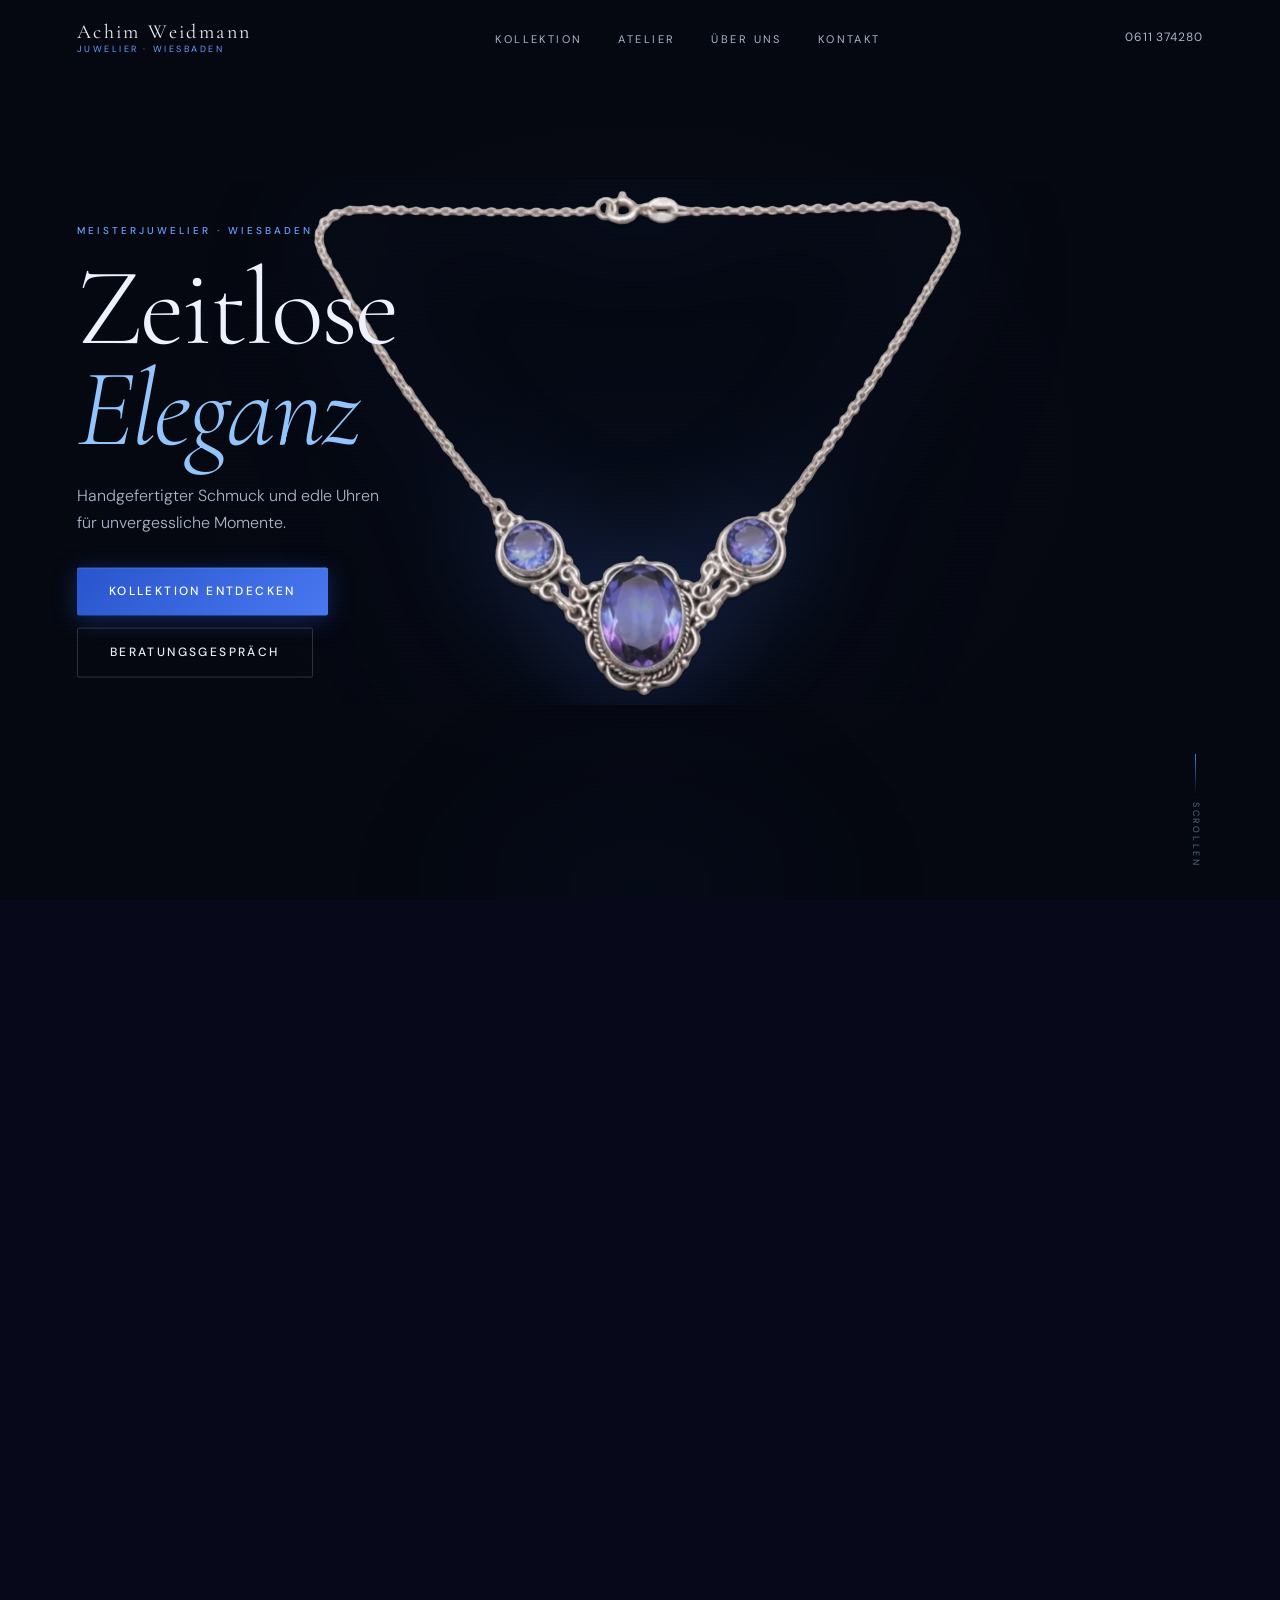
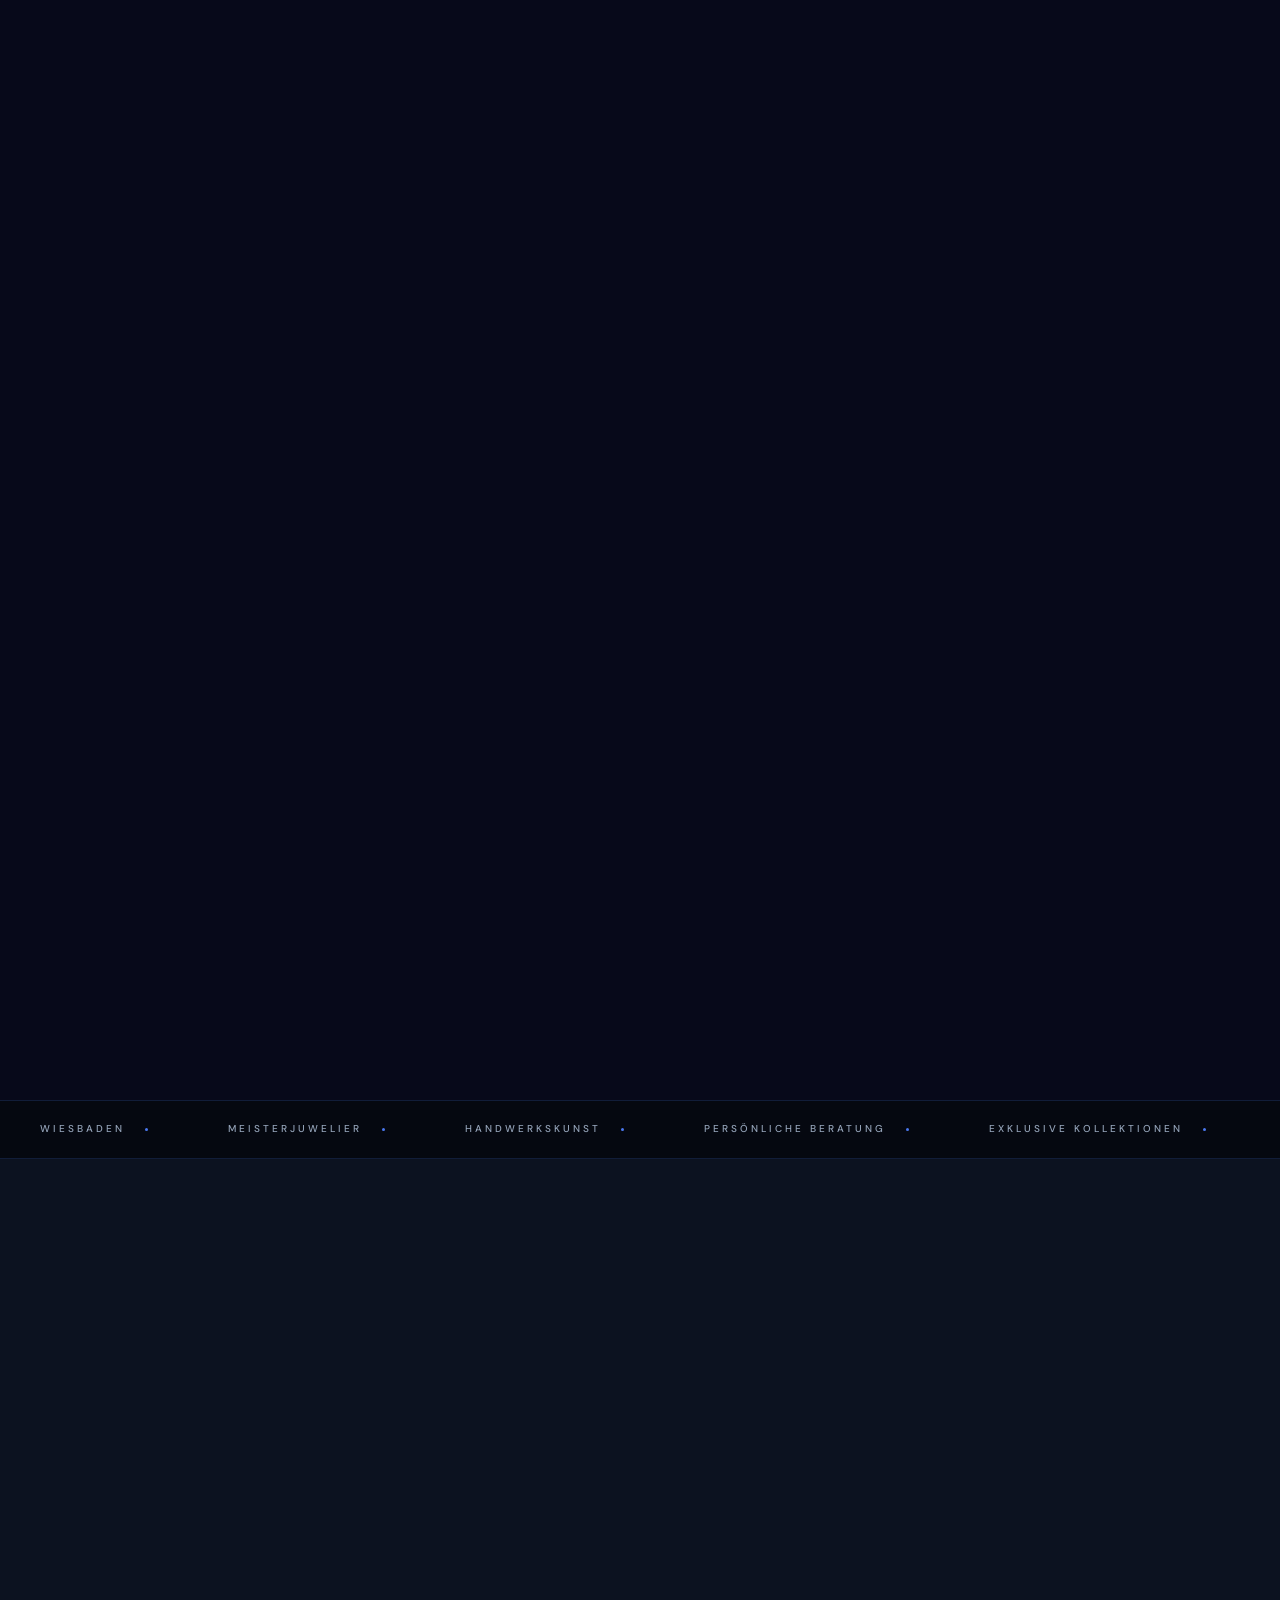
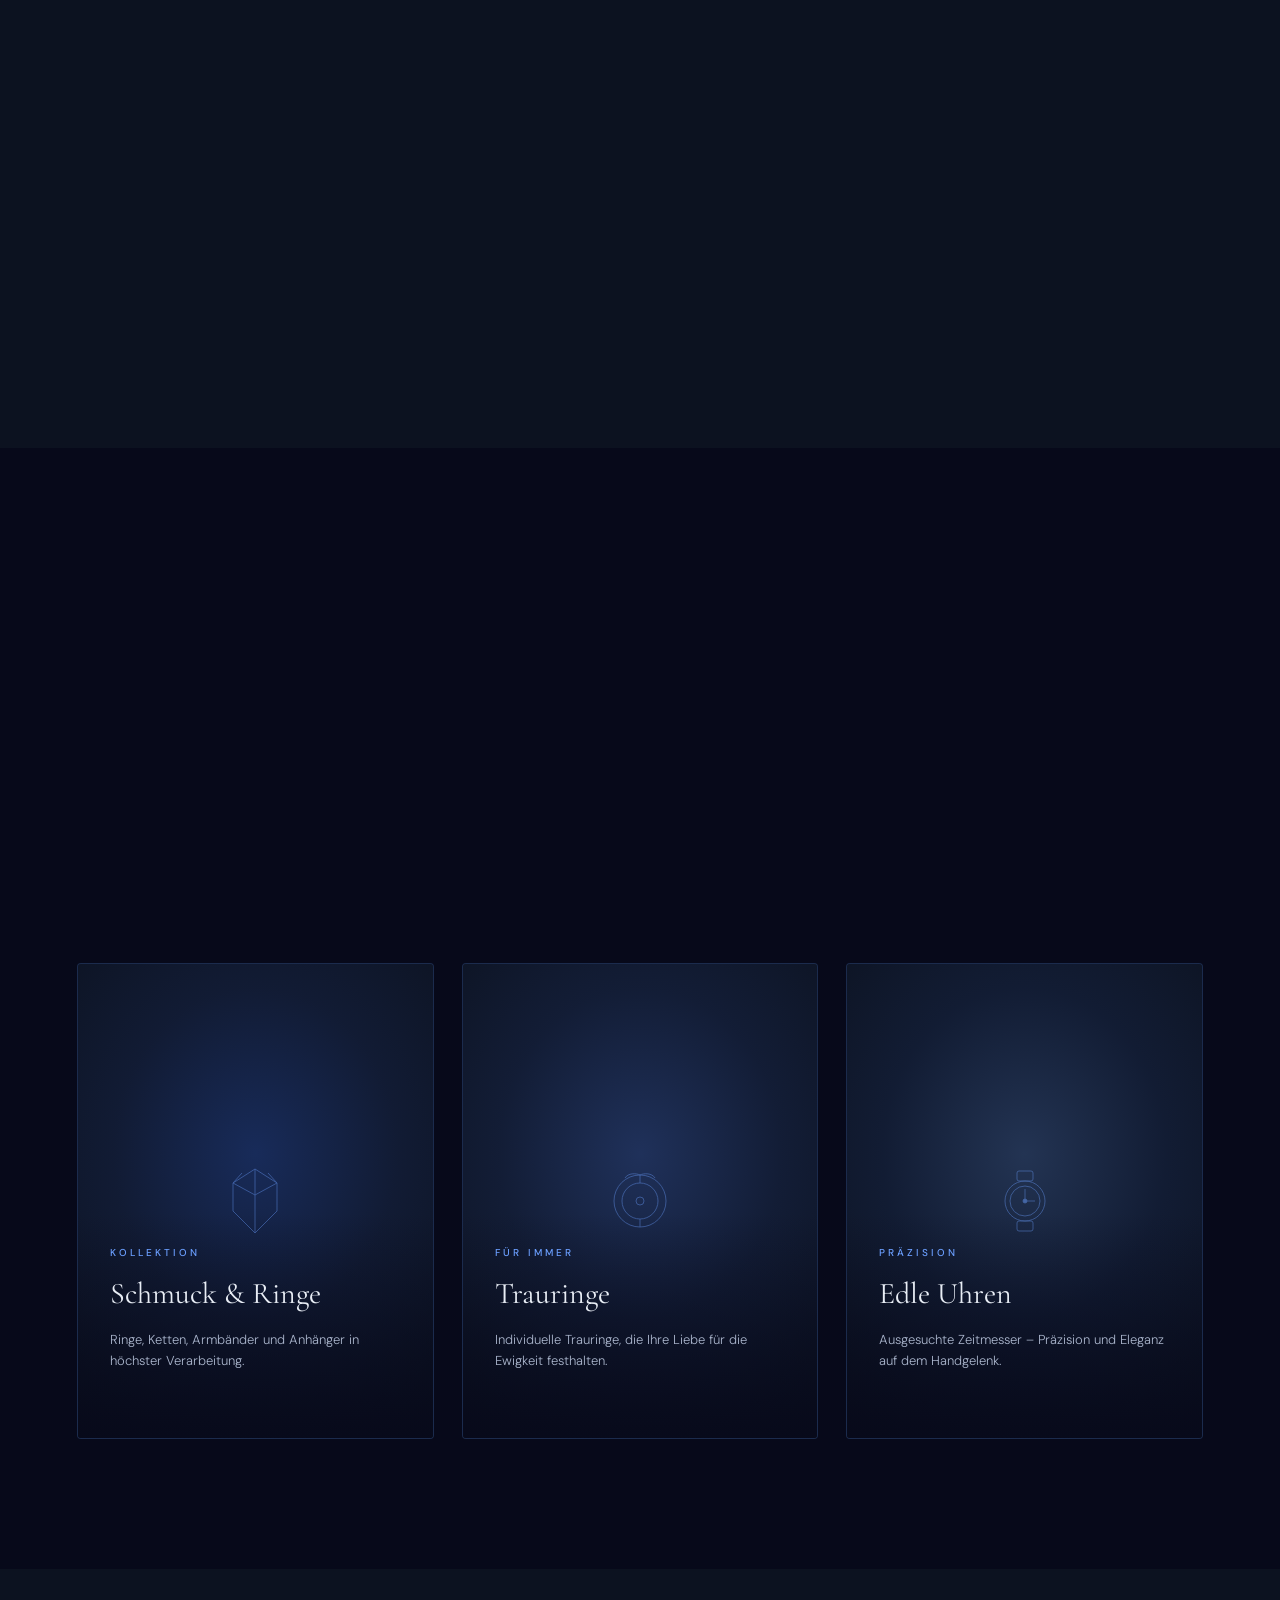
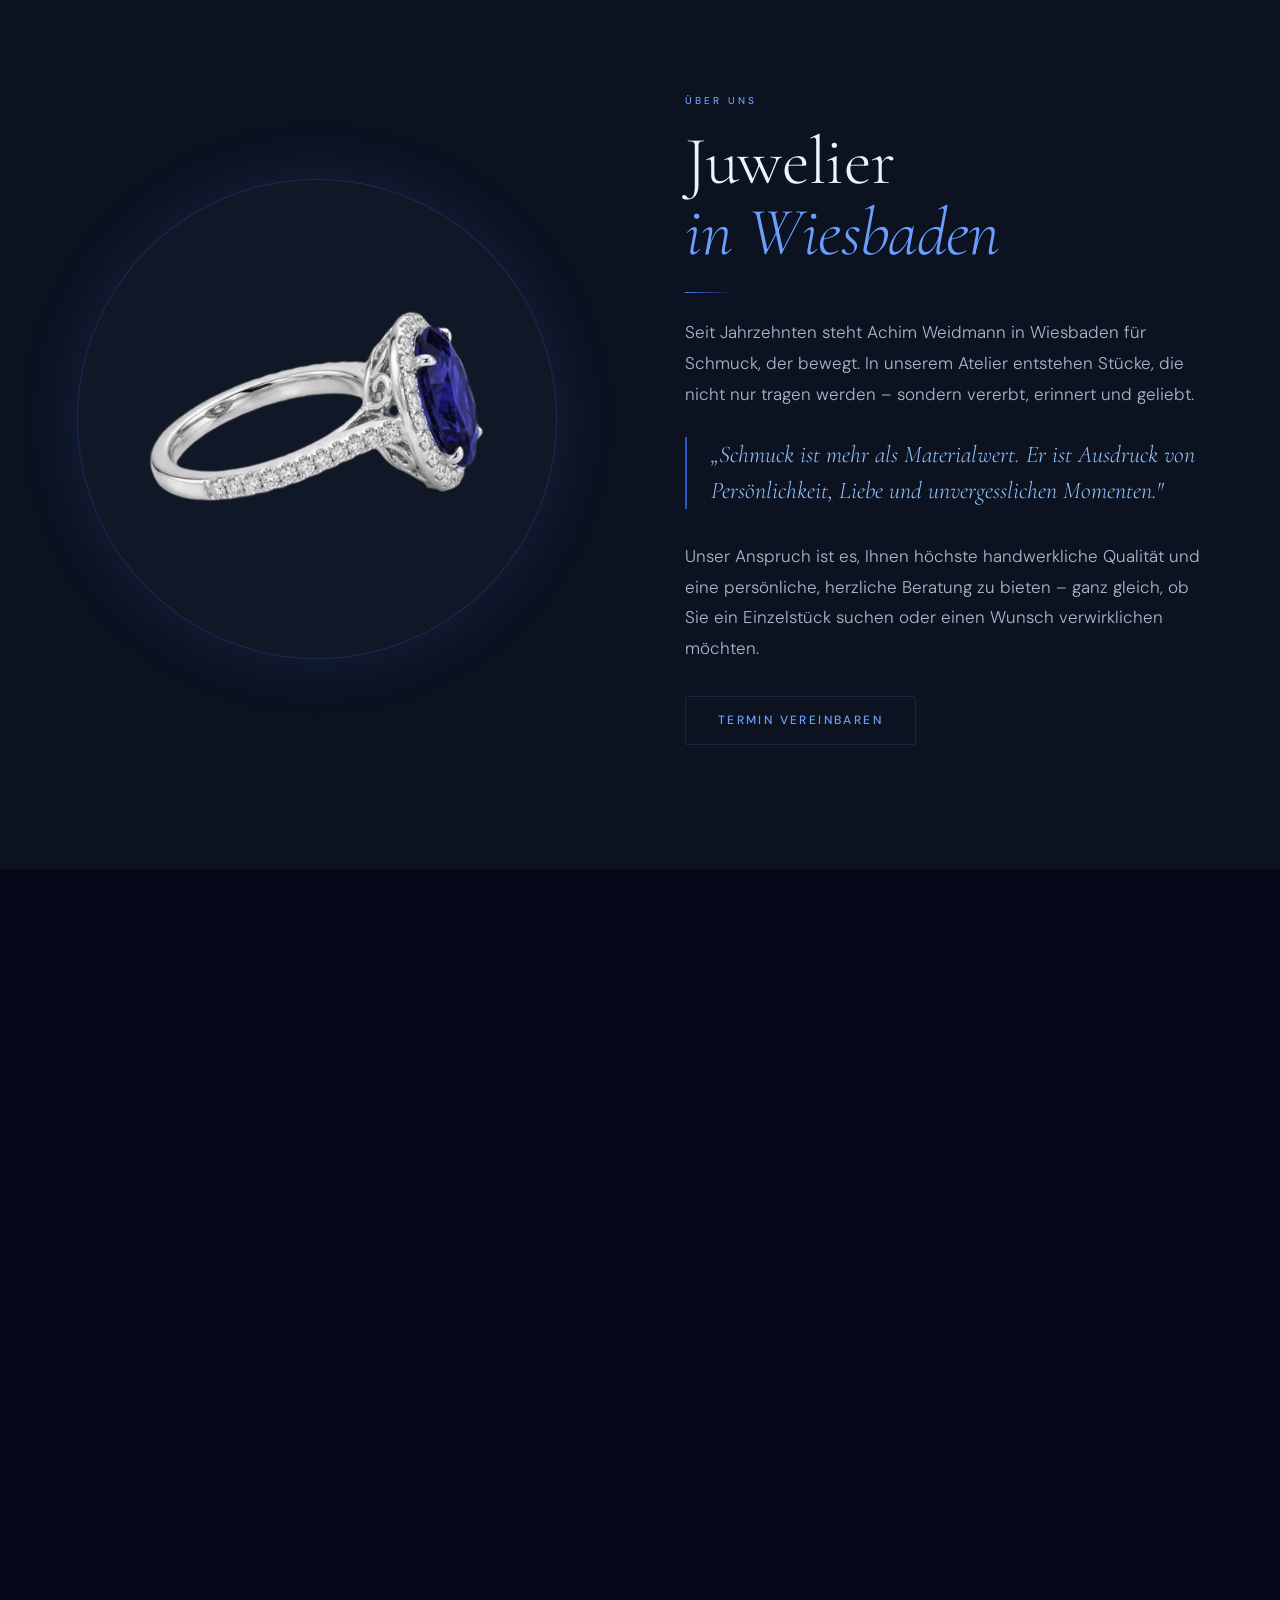
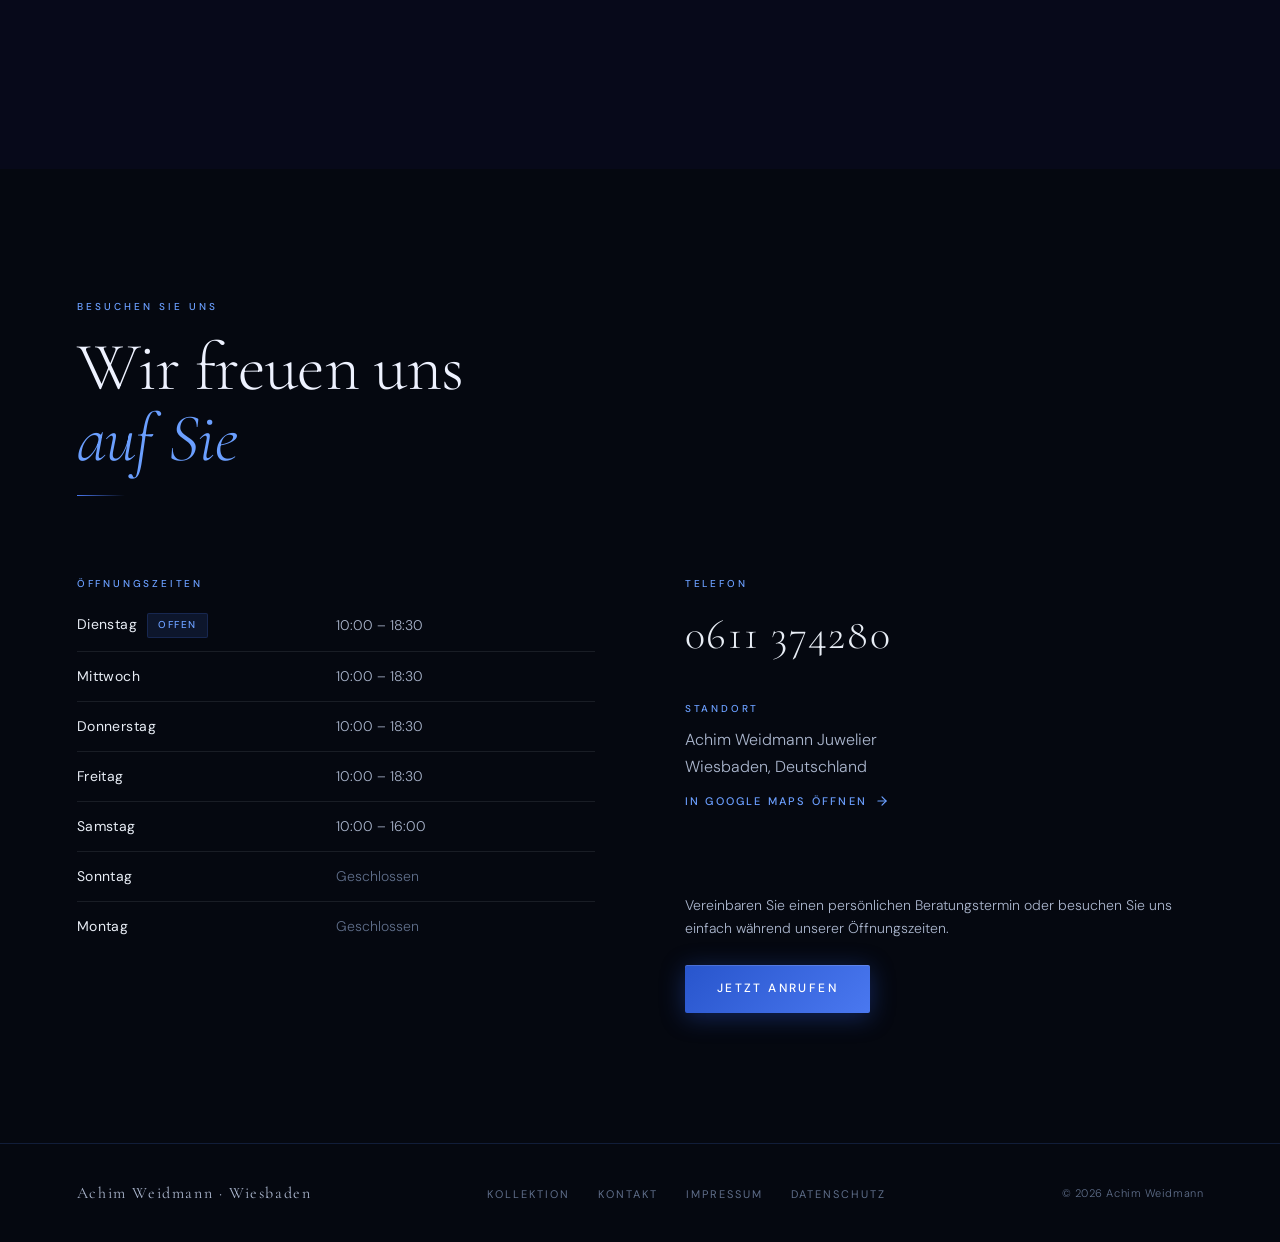
<file: index.html>
<!DOCTYPE html>
<html lang="de">
<head>
  <meta charset="UTF-8" />
  <meta name="viewport" content="width=device-width, initial-scale=1.0" />
  <title>Achim Weidmann · Juwelier Wiesbaden</title>
  <meta name="description" content="Achim Weidmann – Ihr Juwelier in Wiesbaden. Handgefertigter Schmuck, edle Uhren, Trauringe und persönliche Beratung auf höchstem Niveau." />
  <meta name="theme-color" content="#050810" />

  <!-- Google Fonts -->
  <link rel="preconnect" href="https://fonts.googleapis.com" />
  <link rel="preconnect" href="https://fonts.gstatic.com" crossorigin />
  <link href="https://fonts.googleapis.com/css2?family=Cormorant+Garamond:ital,wght@0,300;0,400;0,500;0,600;1,300;1,400;1,500&family=DM+Sans:ital,opsz,wght@0,9..40,300;0,9..40,400;0,9..40,500;1,9..40,300&display=swap" rel="stylesheet" />

  <style>
    /* ══════════════════════════════════════════════════════════
       DESIGN TOKENS
    ══════════════════════════════════════════════════════════ */
    :root {
      /* Backgrounds — deep dark sapphire world */
      --void:       #050810;
      --deep:       #07091a;
      --surface-1:  #0c1220;
      --surface-2:  #111928;
      --surface-3:  #172133;

      /* Sapphire spectrum */
      --s900: #0a1c5a;
      --s700: #1a3899;
      --s500: #2855cc;
      --s400: #4a78f0;
      --s300: #6b9fff;
      --s200: #93c5fd;
      --s100: #dbeafe;

      /* Platinum / silver accents */
      --platin:  #e8edf5;
      --silver:  #94a3b8;
      --silver2: #6878a0;

      /* Typography */
      --text:    #eef2ff;
      --text2:   #aab5cc;
      --text3:   #5f6e8a;

      /* Borders */
      --bd-s:  rgba(74, 120, 240, 0.18);
      --bd-p:  rgba(203, 213, 225, 0.10);
      --bd-w:  rgba(203, 213, 225, 0.20);

      /* Glow effects */
      --glow-sm:  0 0 40px rgba(74, 120, 240, 0.20);
      --glow-md:  0 0 70px rgba(74, 120, 240, 0.28);
      --glow-lg:  0 0 120px rgba(74, 120, 240, 0.38);

      /* Fonts */
      --serif: 'Cormorant Garamond', Georgia, serif;
      --sans:  'DM Sans', system-ui, sans-serif;

      /* Layout */
      --nav-h:    76px;
      --pad-x:    clamp(24px, 6vw, 80px);
      --pad-sec:  clamp(80px, 11vw, 130px);
      --max-w:    1320px;
      --radius:   4px;
      --radius-lg: 12px;
    }

    /* ══════════════════════════════════════════════════════════
       RESET
    ══════════════════════════════════════════════════════════ */
    *, *::before, *::after { margin: 0; padding: 0; box-sizing: border-box; }
    html { scroll-behavior: smooth; -webkit-text-size-adjust: 100%; }
    body {
      font-family: var(--sans);
      color: var(--text);
      background: var(--deep);
      overflow-x: hidden;
      line-height: 1.65;
      font-weight: 300;
    }
    img  { display: block; max-width: 100%; }
    a    { color: inherit; text-decoration: none; cursor: pointer; }
    button { cursor: pointer; font-family: var(--sans); border: none; background: none; }

    /* ══════════════════════════════════════════════════════════
       TYPOGRAPHY SYSTEM
    ══════════════════════════════════════════════════════════ */
    .display-hero {
      font-family: var(--serif);
      font-size: clamp(56px, 9vw, 110px);
      font-weight: 300;
      line-height: 0.92;
      letter-spacing: -0.02em;
      color: var(--text);
    }
    .display-hero em {
      font-style: italic;
      font-weight: 300;
      color: var(--s200);
    }
    .display-section {
      font-family: var(--serif);
      font-size: clamp(38px, 5.5vw, 68px);
      font-weight: 300;
      line-height: 1.05;
      letter-spacing: -0.01em;
    }
    .display-section em {
      font-style: italic;
      color: var(--s300);
    }
    .display-sub {
      font-family: var(--serif);
      font-size: clamp(26px, 3.5vw, 44px);
      font-weight: 400;
      line-height: 1.2;
    }
    .overline {
      font-family: var(--sans);
      font-size: 10px;
      font-weight: 500;
      letter-spacing: 0.3em;
      text-transform: uppercase;
      color: var(--s300);
      display: block;
    }
    .body-text {
      font-size: clamp(15px, 1.8vw, 17px);
      line-height: 1.75;
      color: var(--text2);
      font-weight: 300;
    }
    .body-text--large {
      font-size: clamp(17px, 2.2vw, 20px);
      line-height: 1.8;
    }

    /* ══════════════════════════════════════════════════════════
       BUTTONS
    ══════════════════════════════════════════════════════════ */
    .btn {
      display: inline-flex;
      align-items: center;
      gap: 10px;
      padding: 14px 32px;
      font-family: var(--sans);
      font-size: 12px;
      font-weight: 500;
      letter-spacing: 0.2em;
      text-transform: uppercase;
      border-radius: 2px;
      transition: all 0.35s cubic-bezier(0.25, 0, 0, 1);
      position: relative;
      overflow: hidden;
      white-space: nowrap;
    }
    .btn::after {
      content: '';
      position: absolute;
      inset: 0;
      background: rgba(255,255,255,0.05);
      opacity: 0;
      transition: opacity 0.25s;
    }
    .btn:hover::after { opacity: 1; }

    .btn--primary {
      background: linear-gradient(135deg, var(--s500) 0%, var(--s400) 100%);
      color: white;
      box-shadow: 0 4px 24px rgba(40, 85, 204, 0.4),
                  inset 0 1px 0 rgba(255,255,255,0.15);
    }
    .btn--primary:hover {
      transform: translateY(-2px);
      box-shadow: 0 8px 36px rgba(40, 85, 204, 0.55),
                  inset 0 1px 0 rgba(255,255,255,0.2);
    }
    .btn--ghost {
      background: transparent;
      color: var(--platin);
      border: 1px solid var(--bd-w);
    }
    .btn--ghost:hover {
      background: rgba(255,255,255,0.04);
      border-color: rgba(203, 213, 225, 0.40);
      transform: translateY(-2px);
    }
    .btn--outline-sapphire {
      background: transparent;
      color: var(--s300);
      border: 1px solid var(--bd-s);
    }
    .btn--outline-sapphire:hover {
      background: rgba(74, 120, 240, 0.08);
      border-color: var(--s400);
      transform: translateY(-2px);
    }

    /* ══════════════════════════════════════════════════════════
       NAVIGATION
    ══════════════════════════════════════════════════════════ */
    .nav {
      position: fixed;
      top: 0; left: 0; right: 0;
      z-index: 500;
      height: var(--nav-h);
      display: flex;
      align-items: center;
      justify-content: space-between;
      padding: 0 var(--pad-x);
      transition: background 0.5s ease, backdrop-filter 0.5s ease, box-shadow 0.5s ease;
    }
    .nav--scrolled {
      background: rgba(7, 9, 26, 0.85);
      backdrop-filter: blur(20px) saturate(1.5);
      -webkit-backdrop-filter: blur(20px) saturate(1.5);
      box-shadow: 0 1px 0 var(--bd-s), 0 4px 40px rgba(0,0,0,0.5);
    }
    .nav__brand {
      font-family: var(--serif);
      font-size: 20px;
      font-weight: 400;
      letter-spacing: 0.12em;
      color: var(--platin);
      display: flex;
      flex-direction: column;
      line-height: 1;
    }
    .nav__brand-sub {
      font-family: var(--sans);
      font-size: 9px;
      font-weight: 400;
      letter-spacing: 0.28em;
      text-transform: uppercase;
      color: var(--s300);
      margin-top: 3px;
    }
    .nav__links {
      display: flex;
      align-items: center;
      gap: 36px;
      list-style: none;
    }
    .nav__links a {
      font-size: 11px;
      font-weight: 400;
      letter-spacing: 0.22em;
      text-transform: uppercase;
      color: var(--text2);
      position: relative;
      padding-bottom: 3px;
      transition: color 0.25s;
    }
    .nav__links a::after {
      content: '';
      position: absolute;
      bottom: 0; left: 0;
      width: 0; height: 1px;
      background: var(--s400);
      transition: width 0.3s cubic-bezier(0.25, 0, 0, 1);
    }
    .nav__links a:hover { color: var(--platin); }
    .nav__links a:hover::after { width: 100%; }

    .nav__cta {
      display: flex;
      align-items: center;
      gap: 16px;
    }
    .nav__phone {
      font-size: 12px;
      font-weight: 400;
      letter-spacing: 0.08em;
      color: var(--text2);
      transition: color 0.25s;
    }
    .nav__phone:hover { color: var(--platin); }

    .nav__menu-toggle {
      display: none;
      width: 40px; height: 40px;
      align-items: center; justify-content: center;
      flex-direction: column;
      gap: 5px;
    }
    .nav__menu-toggle span {
      display: block;
      width: 22px; height: 1px;
      background: var(--platin);
      transition: all 0.3s;
    }

    /* Mobile nav */
    .nav__mobile {
      display: none;
      position: fixed;
      inset: 0;
      background: rgba(5, 8, 16, 0.97);
      backdrop-filter: blur(24px);
      z-index: 490;
      flex-direction: column;
      align-items: center;
      justify-content: center;
      gap: 32px;
    }
    .nav__mobile.is-open { display: flex; }
    .nav__mobile a {
      font-family: var(--serif);
      font-size: 40px;
      font-weight: 300;
      letter-spacing: 0.05em;
      color: var(--platin);
      transition: color 0.25s;
    }
    .nav__mobile a:hover { color: var(--s300); }
    .nav__mobile-close {
      position: absolute;
      top: 28px; right: var(--pad-x);
      font-size: 28px;
      color: var(--silver);
      cursor: pointer;
    }

    /* ══════════════════════════════════════════════════════════
       HERO — scroll animation from 0318(4).mov
       300vh scroll, sticky viewport, canvas frame swap
    ══════════════════════════════════════════════════════════ */
    #hero-scroll {
      height: 300vh;
      position: relative;
    }

    #hero-sticky {
      position: sticky;
      top: 0;
      width: 100%;
      height: 100vh;
      overflow: hidden;
      background: var(--void);
      display: flex;
      align-items: center;
      justify-content: center;
    }

    /* Canvas: ultrawide 2000×848, centered, full width */
    #hero-canvas {
      position: absolute;
      top: 50%;
      left: 50%;
      transform: translate(-50%, -50%);
      width: 100%;
      height: auto;
      max-height: 90vh;
      z-index: 2;
      filter: drop-shadow(0 0 50px rgba(74, 120, 240, 0.30))
              drop-shadow(0 0 120px rgba(74, 120, 240, 0.15));
      clip-path: inset(0 0 3% 0);
    }

    /* Layered background glows */
    .hero-bg {
      position: absolute;
      inset: 0;
      pointer-events: none;
      z-index: 0;
    }
    .hero-bg__radial {
      position: absolute;
      top: 50%; left: 50%;
      transform: translate(-50%, -50%);
      width: 80vmax;
      height: 60vmax;
      background: radial-gradient(ellipse at center,
        rgba(40, 85, 204, 0.14) 0%,
        rgba(26, 56, 153, 0.07) 40%,
        transparent 70%
      );
      border-radius: 50%;
      /* BACKGROUND EFFECT — configure here for scrolling color shift */
      transition: opacity 0.1s;
    }
    .hero-bg__bottom {
      position: absolute;
      bottom: -20%;
      left: 30%;
      width: 40vmax;
      height: 30vmax;
      background: radial-gradient(ellipse at center,
        rgba(14, 30, 90, 0.12) 0%,
        transparent 70%
      );
      border-radius: 50%;
      filter: blur(40px);
    }
    /* Subtle horizontal scan lines for depth */
    .hero-bg__lines {
      position: absolute;
      inset: 0;
      background-image: repeating-linear-gradient(
        0deg,
        transparent,
        transparent 3px,
        rgba(74, 120, 240, 0.012) 3px,
        rgba(74, 120, 240, 0.012) 4px
      );
    }

    /* Hero text — static, always fully visible */
    .hero-text {
      position: absolute;
      z-index: 10;
    }

    /* Desktop: centered left column */
    @media (min-width: 768px) {
      .hero-text {
        left: var(--pad-x);
        top: 50%;
        transform: translateY(-50%);
        max-width: 480px;
      }
    }
    /* Mobile: bottom center */
    @media (max-width: 767px) {
      .hero-text {
        left: var(--pad-x);
        right: var(--pad-x);
        bottom: 80px;
        text-align: center;
      }
    }

    .hero-text .overline  { margin-bottom: 18px; }
    .hero-text .hero-title { margin: 0 0 20px; }
    .hero-text .hero-body  {
      font-size: clamp(14px, 1.6vw, 16px);
      color: var(--text2);
      line-height: 1.7;
      margin-bottom: 32px;
      font-weight: 300;
    }
    .hero-actions {
      display: flex;
      gap: 12px;
      flex-wrap: wrap;
      pointer-events: all;
    }
    @media (max-width: 767px) {
      .hero-actions { justify-content: center; }
    }

    /* Scroll indicator */
    .scroll-hint {
      position: absolute;
      bottom: 32px;
      right: var(--pad-x);
      display: flex;
      flex-direction: column;
      align-items: center;
      gap: 8px;
      z-index: 10;
      pointer-events: none;
      transition: opacity 0.3s;
    }
    .scroll-hint__line {
      width: 1px;
      height: 40px;
      background: linear-gradient(to bottom, var(--s400), transparent);
      animation: scrollPulse 2s ease-in-out infinite;
    }
    .scroll-hint__label {
      font-size: 9px;
      letter-spacing: 0.3em;
      text-transform: uppercase;
      color: var(--silver2);
      writing-mode: vertical-rl;
      text-orientation: mixed;
    }
    @keyframes scrollPulse {
      0%, 100% { opacity: 0.4; transform: scaleY(0.7); transform-origin: top; }
      50%       { opacity: 1;   transform: scaleY(1);   }
    }

    /* ══════════════════════════════════════════════════════════
       MARQUEE — Trust bar
    ══════════════════════════════════════════════════════════ */
    .marquee-section {
      background: var(--void);
      border-top: 1px solid var(--bd-s);
      border-bottom: 1px solid var(--bd-s);
      padding: 20px 0;
      overflow: hidden;
    }
    .marquee-track {
      display: flex;
      gap: 0;
      white-space: nowrap;
      animation: marqueeScroll 28s linear infinite;
    }
    .marquee-track:hover { animation-play-state: paused; }
    .marquee-item {
      display: flex;
      align-items: center;
      gap: 20px;
      padding: 0 40px;
      font-size: 10px;
      font-weight: 500;
      letter-spacing: 0.30em;
      text-transform: uppercase;
      color: var(--silver);
    }
    .marquee-dot {
      width: 3px; height: 3px;
      border-radius: 50%;
      background: var(--s400);
      flex-shrink: 0;
    }
    @keyframes marqueeScroll {
      0%   { transform: translateX(0); }
      100% { transform: translateX(-50%); }
    }

    /* ══════════════════════════════════════════════════════════
       SHARED SECTION LAYOUT
    ══════════════════════════════════════════════════════════ */
    .section {
      padding: var(--pad-sec) var(--pad-x);
      position: relative;
    }
    .section__inner {
      max-width: var(--max-w);
      margin: 0 auto;
    }
    .section__header {
      margin-bottom: clamp(48px, 7vw, 80px);
    }
    .section__header .overline { margin-bottom: 16px; }
    .section__header p {
      margin-top: 18px;
      max-width: 520px;
    }
    .gold-rule {
      width: 48px; height: 1px;
      background: linear-gradient(90deg, var(--s400), transparent);
      margin: 20px 0;
    }

    /* ══════════════════════════════════════════════════════════
       SERVICES — 4 value pillars
    ══════════════════════════════════════════════════════════ */
    .services { background: var(--surface-1); }

    .services-grid {
      display: grid;
      grid-template-columns: repeat(auto-fit, minmax(240px, 1fr));
      gap: 2px;
    }
    .service-card {
      background: var(--surface-2);
      padding: clamp(32px, 4vw, 52px) clamp(24px, 3vw, 36px);
      border: 1px solid var(--bd-s);
      position: relative;
      overflow: hidden;
      transition: all 0.4s cubic-bezier(0.25, 0, 0, 1);
    }
    .service-card::before {
      content: '';
      position: absolute;
      top: 0; left: 0; right: 0;
      height: 2px;
      background: linear-gradient(90deg, var(--s500), var(--s300));
      transform: scaleX(0);
      transform-origin: left;
      transition: transform 0.4s cubic-bezier(0.25, 0, 0, 1);
    }
    .service-card:hover {
      background: var(--surface-3);
      transform: translateY(-4px);
      box-shadow: var(--glow-sm), 0 16px 40px rgba(0,0,0,0.4);
    }
    .service-card:hover::before { transform: scaleX(1); }

    .service-icon {
      width: 48px; height: 48px;
      margin-bottom: 28px;
      color: var(--s400);
    }
    .service-icon svg {
      width: 100%; height: 100%;
      stroke: currentColor;
      fill: none;
      stroke-width: 1.2;
      stroke-linecap: round;
      stroke-linejoin: round;
    }
    .service-card h3 {
      font-family: var(--serif);
      font-size: 22px;
      font-weight: 400;
      color: var(--platin);
      margin-bottom: 14px;
      letter-spacing: 0.02em;
    }
    .service-card p {
      font-size: 14px;
      color: var(--text2);
      line-height: 1.75;
    }

    /* ══════════════════════════════════════════════════════════
       COLLECTION SHOWCASE
    ══════════════════════════════════════════════════════════ */
    .collection { background: var(--deep); }

    .collection-grid {
      display: grid;
      grid-template-columns: repeat(3, 1fr);
      gap: clamp(16px, 2.5vw, 28px);
    }
    @media (max-width: 900px)  { .collection-grid { grid-template-columns: 1fr 1fr; } }
    @media (max-width: 600px)  { .collection-grid { grid-template-columns: 1fr; } }

    .collection-card {
      position: relative;
      overflow: hidden;
      border-radius: var(--radius);
      border: 1px solid var(--bd-s);
      aspect-ratio: 3 / 4;
      background: var(--surface-2);
      cursor: pointer;
      group: true;
      transition: transform 0.45s cubic-bezier(0.25, 0, 0, 1),
                  box-shadow 0.45s cubic-bezier(0.25, 0, 0, 1);
    }
    .collection-card:hover {
      transform: translateY(-6px);
      box-shadow: var(--glow-md), 0 24px 60px rgba(0,0,0,0.5);
    }

    /* Sapphire gradient placeholder for jewelry imagery */
    .collection-card__visual {
      position: absolute;
      inset: 0;
      display: flex;
      align-items: center;
      justify-content: center;
    }
    .collection-card__visual::before {
      content: '';
      position: absolute;
      inset: 0;
    }
    .collection-card:nth-child(1) .collection-card__visual::before {
      background: radial-gradient(ellipse 80% 70% at 50% 40%,
        rgba(40, 85, 204, 0.30) 0%,
        rgba(20, 40, 120, 0.15) 50%,
        var(--surface-1) 100%);
    }
    .collection-card:nth-child(2) .collection-card__visual::before {
      background: radial-gradient(ellipse 80% 70% at 50% 40%,
        rgba(74, 120, 240, 0.25) 0%,
        rgba(30, 56, 153, 0.12) 50%,
        var(--surface-1) 100%);
    }
    .collection-card:nth-child(3) .collection-card__visual::before {
      background: radial-gradient(ellipse 80% 70% at 50% 40%,
        rgba(107, 159, 255, 0.20) 0%,
        rgba(26, 56, 153, 0.10) 50%,
        var(--surface-1) 100%);
    }

    /* Decorative gem icon */
    .gem-icon {
      position: relative;
      z-index: 1;
      width: 80px; height: 80px;
      opacity: 0.5;
      color: var(--s300);
      transition: opacity 0.4s, transform 0.4s;
    }
    .collection-card:hover .gem-icon {
      opacity: 0.8;
      transform: scale(1.08);
    }

    .collection-card__info {
      position: absolute;
      bottom: 0; left: 0; right: 0;
      padding: clamp(20px, 3vw, 32px);
      background: linear-gradient(to top, rgba(7,9,26,0.95) 0%, transparent 100%);
      transform: translateY(8px);
      transition: transform 0.4s cubic-bezier(0.25, 0, 0, 1);
    }
    .collection-card:hover .collection-card__info { transform: translateY(0); }
    .collection-card__info .overline { margin-bottom: 8px; }
    .collection-card__info h3 {
      font-family: var(--serif);
      font-size: clamp(22px, 2.5vw, 30px);
      font-weight: 400;
      color: var(--platin);
      margin-bottom: 10px;
    }
    .collection-card__info p {
      font-size: 13px;
      color: var(--text2);
      margin-bottom: 16px;
    }
    .card-link {
      display: inline-flex;
      align-items: center;
      gap: 8px;
      font-size: 11px;
      font-weight: 500;
      letter-spacing: 0.18em;
      text-transform: uppercase;
      color: var(--s300);
      opacity: 0;
      transform: translateX(-6px);
      transition: opacity 0.35s 0.05s, transform 0.35s 0.05s, color 0.25s;
    }
    .card-link:hover { color: var(--s200); }
    .collection-card:hover .card-link { opacity: 1; transform: translateX(0); }
    .card-link svg {
      width: 14px; height: 14px;
      stroke: currentColor; fill: none;
      stroke-width: 2; stroke-linecap: round; stroke-linejoin: round;
    }

    /* ══════════════════════════════════════════════════════════
       ABOUT / STORY — scroll animation in circle
       350vh scroll container, sticky viewport, canvas clipped to circle
    ══════════════════════════════════════════════════════════ */
    #about-scroll {
      height: 200vh;
      position: relative;
    }
    #about-sticky {
      position: sticky;
      top: 0;
      height: 100vh;
      background: var(--surface-1);
      display: flex;
      align-items: center;
      justify-content: center;
      padding: 0 var(--pad-x);
    }

    .about-inner {
      display: grid;
      grid-template-columns: 1fr 1fr;
      gap: clamp(48px, 7vw, 100px);
      align-items: center;
      max-width: var(--max-w);
      width: 100%;
      margin: 0 auto;
    }
    @media (max-width: 768px) {
      .about-inner { grid-template-columns: 1fr; gap: 48px; }
    }

    .about__visual { position: relative; }

    .about__gem-frame {
      aspect-ratio: 1;
      max-width: 480px;
      width: 100%;
      border-radius: 50%;
      background: var(--surface-2);
      border: 1px solid var(--bd-s);
      position: relative;
      overflow: hidden;
      box-shadow: 0 0 60px rgba(74, 120, 240, 0.15);
    }

    /* Canvas inside circle — portrait 600×802, width fills circle, height clips */
    #anim-canvas {
      position: absolute;
      top: 50%;
      left: 50%;
      transform: translate(-50%, -50%);
      width: 100%;
      height: auto;
    }

    .about__content .overline   { margin-bottom: 16px; }
    .about__content .gold-rule  { margin: 24px 0; }
    .about__content p {
      font-size: clamp(15px, 1.8vw, 17px);
      color: var(--text2);
      line-height: 1.8;
      margin-bottom: 18px;
      font-weight: 300;
    }
    .about__content p:last-of-type { margin-bottom: 32px; }
    .about__quote {
      font-family: var(--serif);
      font-size: clamp(18px, 2.4vw, 24px);
      font-style: italic;
      font-weight: 300;
      color: var(--s200);
      line-height: 1.5;
      padding-left: 24px;
      border-left: 2px solid var(--s500);
      margin: 28px 0 32px;
    }

    /* ══════════════════════════════════════════════════════════
       CONTACT / VISIT
    ══════════════════════════════════════════════════════════ */
    .contact { background: var(--void); }
    .contact-grid {
      display: grid;
      grid-template-columns: 1fr 1fr;
      gap: clamp(48px, 7vw, 100px);
      align-items: start;
    }
    @media (max-width: 768px) {
      .contact-grid { grid-template-columns: 1fr; gap: 48px; }
    }

    /* Hours table */
    .hours-table {
      width: 100%;
      border-collapse: collapse;
    }
    .hours-table tr {
      border-bottom: 1px solid var(--bd-p);
    }
    .hours-table tr:last-child { border-bottom: none; }
    .hours-table td {
      padding: 13px 0;
      font-size: 14px;
      font-weight: 300;
      color: var(--text2);
    }
    .hours-table td:first-child {
      color: var(--platin);
      font-weight: 400;
      letter-spacing: 0.03em;
      width: 50%;
    }
    .hours-table .closed { color: var(--text3); }
    .hours-badge {
      display: inline-block;
      padding: 3px 10px;
      font-size: 10px;
      font-weight: 500;
      letter-spacing: 0.15em;
      text-transform: uppercase;
      border-radius: 2px;
      background: rgba(74, 120, 240, 0.12);
      color: var(--s300);
      border: 1px solid var(--bd-s);
      margin-left: 10px;
      vertical-align: middle;
    }

    .contact__info {
      display: flex;
      flex-direction: column;
      gap: 32px;
    }
    .contact__item-label {
      font-size: 10px;
      font-weight: 500;
      letter-spacing: 0.28em;
      text-transform: uppercase;
      color: var(--s300);
      margin-bottom: 8px;
    }
    .contact__phone {
      font-family: var(--serif);
      font-size: clamp(28px, 4vw, 42px);
      font-weight: 300;
      color: var(--platin);
      letter-spacing: 0.04em;
      transition: color 0.25s;
    }
    .contact__phone:hover { color: var(--s200); }
    .contact__address {
      font-size: 16px;
      color: var(--text2);
      line-height: 1.7;
      font-weight: 300;
    }
    .contact__map-link {
      display: inline-flex;
      align-items: center;
      gap: 8px;
      font-size: 11px;
      font-weight: 500;
      letter-spacing: 0.2em;
      text-transform: uppercase;
      color: var(--s300);
      margin-top: 12px;
      transition: color 0.25s;
    }
    .contact__map-link:hover { color: var(--s200); }
    .contact__map-link svg {
      width: 14px; height: 14px;
      stroke: currentColor; fill: none;
      stroke-width: 2;
    }
    .contact-cta-block { margin-top: 48px; }
    .contact-cta-block p {
      font-size: 14px;
      color: var(--text2);
      line-height: 1.7;
      margin-bottom: 24px;
    }

    /* ══════════════════════════════════════════════════════════
       FOOTER
    ══════════════════════════════════════════════════════════ */
    .footer {
      background: var(--void);
      border-top: 1px solid var(--bd-s);
      padding: 36px var(--pad-x);
    }
    .footer-inner {
      max-width: var(--max-w);
      margin: 0 auto;
      display: flex;
      align-items: center;
      justify-content: space-between;
      flex-wrap: wrap;
      gap: 20px;
    }
    .footer__brand {
      font-family: var(--serif);
      font-size: 16px;
      font-weight: 400;
      letter-spacing: 0.10em;
      color: var(--text2);
    }
    .footer__links {
      display: flex;
      gap: 28px;
      list-style: none;
    }
    .footer__links a {
      font-size: 11px;
      font-weight: 400;
      letter-spacing: 0.18em;
      text-transform: uppercase;
      color: var(--text3);
      transition: color 0.25s;
    }
    .footer__links a:hover { color: var(--text2); }
    .footer__copy {
      font-size: 11px;
      color: var(--text3);
      letter-spacing: 0.05em;
    }

    /* ══════════════════════════════════════════════════════════
       RESPONSIVE MOBILE
    ══════════════════════════════════════════════════════════ */
    @media (max-width: 768px) {
      .nav__links { display: none; }
      .nav__phone  { display: none; }
      .nav__menu-toggle { display: flex; }

      .services-grid { grid-template-columns: 1fr; gap: 2px; }
      .footer-inner  { flex-direction: column; align-items: flex-start; gap: 16px; }
    }

    /* ══════════════════════════════════════════════════════════
       REVEAL ANIMATIONS — subtle fade-up on enter
    ══════════════════════════════════════════════════════════ */
    .reveal {
      opacity: 0;
      transform: translateY(28px);
      transition: opacity 0.8s cubic-bezier(0.25, 0, 0, 1),
                  transform 0.8s cubic-bezier(0.25, 0, 0, 1);
    }
    .reveal.is-visible {
      opacity: 1;
      transform: translateY(0);
    }
    .reveal--delay-1 { transition-delay: 0.1s; }
    .reveal--delay-2 { transition-delay: 0.2s; }
    .reveal--delay-3 { transition-delay: 0.3s; }

    /* ══════════════════════════════════════════════════════════
       SKIP LINK (accessibility)
    ══════════════════════════════════════════════════════════ */
    .skip-link {
      position: absolute;
      top: -100%;
      left: 8px;
      padding: 8px 16px;
      background: var(--s500);
      color: white;
      font-size: 13px;
      border-radius: 0 0 4px 4px;
      z-index: 9999;
    }
    .skip-link:focus { top: 0; }

  </style>
</head>

<body>
  <a href="#main" class="skip-link">Zum Inhalt springen</a>

  <!-- ═══════════════════════════════════════
       NAVIGATION
  ══════════════════════════════════════════ -->
  <nav class="nav" id="main-nav" role="navigation" aria-label="Hauptnavigation">
    <a href="#" class="nav__brand" aria-label="Achim Weidmann Juwelier">
      Achim Weidmann
      <span class="nav__brand-sub">Juwelier · Wiesbaden</span>
    </a>

    <ul class="nav__links" role="list">
      <li><a href="#kollektion">Kollektion</a></li>
      <li><a href="#atelier">Atelier</a></li>
      <li><a href="#about">Über uns</a></li>
      <li><a href="#kontakt">Kontakt</a></li>
    </ul>

    <div class="nav__cta">
      <a href="tel:+496113742800" class="nav__phone" aria-label="Anrufen">0611 374280</a>
      <button class="nav__menu-toggle" id="menu-toggle" aria-label="Menü öffnen" aria-expanded="false">
        <span></span>
        <span></span>
        <span></span>
      </button>
    </div>
  </nav>

  <!-- Mobile nav overlay -->
  <div class="nav__mobile" id="mobile-nav" role="dialog" aria-label="Mobilmenü" aria-hidden="true">
    <button class="nav__mobile-close" id="mobile-close" aria-label="Menü schließen">✕</button>
    <a href="#kollektion" class="mobile-link">Kollektion</a>
    <a href="#atelier"    class="mobile-link">Atelier</a>
    <a href="#about"      class="mobile-link">Über uns</a>
    <a href="#kontakt"    class="mobile-link">Kontakt</a>
    <a href="tel:+496113742800" style="font-size:18px;letter-spacing:0.1em;color:var(--text2);margin-top:16px;">0611 374280</a>
  </div>

  <main id="main">

    <!-- ═══════════════════════════════════════
         HERO — SCROLL ANIMATION (MEGA.md approach)
         500vh scroll container, sticky viewport,
         canvas-based frame player
    ══════════════════════════════════════════ -->
    <section id="hero-scroll" aria-label="Hero">
      <div id="hero-sticky">

        <!-- Background layers -->
        <div class="hero-bg" aria-hidden="true">
          <div class="hero-bg__radial" id="hero-glow"></div>
          <div class="hero-bg__bottom"></div>
          <div class="hero-bg__lines"></div>
        </div>

        <!-- Hero scroll animation canvas (2000×848) -->
        <canvas id="hero-canvas" width="2000" height="848" aria-label="Schmuck-Animation"></canvas>

        <!-- Hero text — fades out as scroll begins -->
        <div class="hero-text" id="hero-text">
          <span class="overline">Meisterjuwelier · Wiesbaden</span>
          <h1 class="display-hero hero-title" style="margin: 0 0 22px;">
            Zeitlose<br>
            <em>Eleganz</em>
          </h1>
          <p class="hero-body">
            Handgefertigter Schmuck und edle Uhren<br>
            für unvergessliche Momente.
          </p>
          <div class="hero-actions">
            <a href="#kollektion" class="btn btn--primary">Kollektion entdecken</a>
            <a href="#kontakt"    class="btn btn--ghost">Beratungsgespräch</a>
          </div>
        </div>

        <!-- Scroll indicator -->
        <div class="scroll-hint" id="hero-scroll-hint" aria-hidden="true">
          <div class="scroll-hint__line"></div>
          <span class="scroll-hint__label">Scrollen</span>
        </div>

      </div>
    </section>

    <!-- ═══════════════════════════════════════
         MARQUEE — Trust bar
    ══════════════════════════════════════════ -->
    <div class="marquee-section" aria-hidden="true">
      <div class="marquee-track" id="marquee-track">
        <!-- items duplicated for seamless loop -->
        <span class="marquee-item"><span>Wiesbaden</span><span class="marquee-dot"></span></span>
        <span class="marquee-item"><span>Meisterjuwelier</span><span class="marquee-dot"></span></span>
        <span class="marquee-item"><span>Handwerkskunst</span><span class="marquee-dot"></span></span>
        <span class="marquee-item"><span>Persönliche Beratung</span><span class="marquee-dot"></span></span>
        <span class="marquee-item"><span>Exklusive Kollektionen</span><span class="marquee-dot"></span></span>
        <span class="marquee-item"><span>Trauringe</span><span class="marquee-dot"></span></span>
        <span class="marquee-item"><span>Edle Uhren</span><span class="marquee-dot"></span></span>
        <span class="marquee-item"><span>Edelsteine</span><span class="marquee-dot"></span></span>
        <!-- Duplicate for seamless loop -->
        <span class="marquee-item"><span>Wiesbaden</span><span class="marquee-dot"></span></span>
        <span class="marquee-item"><span>Meisterjuwelier</span><span class="marquee-dot"></span></span>
        <span class="marquee-item"><span>Handwerkskunst</span><span class="marquee-dot"></span></span>
        <span class="marquee-item"><span>Persönliche Beratung</span><span class="marquee-dot"></span></span>
        <span class="marquee-item"><span>Exklusive Kollektionen</span><span class="marquee-dot"></span></span>
        <span class="marquee-item"><span>Trauringe</span><span class="marquee-dot"></span></span>
        <span class="marquee-item"><span>Edle Uhren</span><span class="marquee-dot"></span></span>
        <span class="marquee-item"><span>Edelsteine</span><span class="marquee-dot"></span></span>
      </div>
    </div>

    <!-- ═══════════════════════════════════════
         SERVICES — 4 value pillars
    ══════════════════════════════════════════ -->
    <section class="section services" id="atelier" aria-labelledby="services-heading">
      <div class="section__inner">
        <header class="section__header">
          <span class="overline reveal">Was uns auszeichnet</span>
          <h2 class="display-section reveal reveal--delay-1" id="services-heading">
            Kunst. Qualität.<br><em>Leidenschaft.</em>
          </h2>
          <div class="gold-rule reveal reveal--delay-2"></div>
        </header>

        <div class="services-grid">

          <article class="service-card reveal">
            <div class="service-icon" aria-hidden="true">
              <svg viewBox="0 0 48 48">
                <!-- Diamond/gem icon -->
                <polygon points="24,6 38,16 38,32 24,42 10,32 10,16"/>
                <polyline points="10,16 24,24 38,16"/>
                <line x1="24" y1="24" x2="24" y2="42"/>
                <line x1="10" y1="16" x2="17" y2="8"/>
                <line x1="38" y1="16" x2="31" y2="8"/>
              </svg>
            </div>
            <h3>Handwerkskunst</h3>
            <p>Jedes Schmuckstück entsteht in unserem Atelier mit höchster handwerklicher Sorgfalt und jahrzehntelangem Fachwissen.</p>
          </article>

          <article class="service-card reveal reveal--delay-1">
            <div class="service-icon" aria-hidden="true">
              <svg viewBox="0 0 48 48">
                <!-- Shield/quality icon -->
                <path d="M24 4 L40 10 L40 26 C40 35 24 44 24 44 C24 44 8 35 8 26 L8 10 Z"/>
                <polyline points="16,23 21,28 32,18"/>
              </svg>
            </div>
            <h3>Premium Qualität</h3>
            <p>Nur erlesene Edelsteine und hochwertige Materialien – für Schmuck, der Generationen überdauert und immer begeistert.</p>
          </article>

          <article class="service-card reveal reveal--delay-2">
            <div class="service-icon" aria-hidden="true">
              <svg viewBox="0 0 48 48">
                <!-- Person/consultation icon -->
                <circle cx="24" cy="14" r="8"/>
                <path d="M8 42 C8 33 15 26 24 26 C33 26 40 33 40 42"/>
              </svg>
            </div>
            <h3>Persönliche Beratung</h3>
            <p>Wir nehmen uns Zeit für Sie. In einer ruhigen, diskreten Atmosphäre begleiten wir Sie bei der Wahl Ihres perfekten Stückes.</p>
          </article>

          <article class="service-card reveal reveal--delay-3">
            <div class="service-icon" aria-hidden="true">
              <svg viewBox="0 0 48 48">
                <!-- Star/excellence icon -->
                <polygon points="24,4 29,18 44,18 32,27 37,42 24,33 11,42 16,27 4,18 19,18"/>
              </svg>
            </div>
            <h3>Exklusivität</h3>
            <p>Zeitlose Designs und limitierte Kollektionen, die Ihre Persönlichkeit unterstreichen und echte Bewunderung hervorrufen.</p>
          </article>

        </div>
      </div>
    </section>

    <!-- ═══════════════════════════════════════
         COLLECTION SHOWCASE
    ══════════════════════════════════════════ -->
    <section class="section collection" id="kollektion" aria-labelledby="collection-heading">
      <div class="section__inner">
        <header class="section__header">
          <span class="overline reveal">Entdecken Sie</span>
          <h2 class="display-section reveal reveal--delay-1" id="collection-heading">
            Ausgewählte<br><em>Kollektionen</em>
          </h2>
          <div class="gold-rule reveal reveal--delay-2"></div>
          <p class="body-text reveal reveal--delay-3">Von klassischen Solitären bis zu modernen Kreationen – wir führen Schmuck, Uhren und Trauringe für jeden besonderen Anlass.</p>
        </header>

        <div class="collection-grid">

          <article class="collection-card reveal">
            <div class="collection-card__visual">
              <!-- Decorative gem SVG -->
              <svg class="gem-icon" viewBox="0 0 80 80" fill="none" stroke="currentColor" stroke-width="0.8" aria-hidden="true">
                <polygon points="40,8 62,22 62,50 40,72 18,50 18,22"/>
                <polyline points="18,22 40,34 62,22"/>
                <line x1="40" y1="34" x2="40" y2="72"/>
                <line x1="18" y1="22" x2="27" y2="12"/>
                <line x1="62" y1="22" x2="53" y2="12"/>
                <line x1="40" y1="8" x2="40" y2="34"/>
              </svg>
            </div>
            <div class="collection-card__info">
              <span class="overline">Kollektion</span>
              <h3>Schmuck & Ringe</h3>
              <p>Ringe, Ketten, Armbänder und Anhänger in höchster Verarbeitung.</p>
              <span class="card-link">
                Entdecken
                <svg viewBox="0 0 24 24"><line x1="5" y1="12" x2="19" y2="12"/><polyline points="12 5 19 12 12 19"/></svg>
              </span>
            </div>
          </article>

          <article class="collection-card reveal reveal--delay-1">
            <div class="collection-card__visual">
              <svg class="gem-icon" viewBox="0 0 80 80" fill="none" stroke="currentColor" stroke-width="0.8" aria-hidden="true">
                <!-- Ring icon -->
                <circle cx="40" cy="40" r="26"/>
                <circle cx="40" cy="40" r="18"/>
                <line x1="40" y1="14" x2="40" y2="22"/>
                <line x1="40" y1="58" x2="40" y2="66"/>
                <circle cx="40" cy="40" r="4"/>
                <path d="M40,14 C44,12 52,12 55,17"/>
                <path d="M40,14 C36,12 28,12 25,17"/>
              </svg>
            </div>
            <div class="collection-card__info">
              <span class="overline">Für Immer</span>
              <h3>Trauringe</h3>
              <p>Individuelle Trauringe, die Ihre Liebe für die Ewigkeit festhalten.</p>
              <span class="card-link">
                Entdecken
                <svg viewBox="0 0 24 24"><line x1="5" y1="12" x2="19" y2="12"/><polyline points="12 5 19 12 12 19"/></svg>
              </span>
            </div>
          </article>

          <article class="collection-card reveal reveal--delay-2">
            <div class="collection-card__visual">
              <svg class="gem-icon" viewBox="0 0 80 80" fill="none" stroke="currentColor" stroke-width="0.8" aria-hidden="true">
                <!-- Watch icon -->
                <circle cx="40" cy="40" r="20"/>
                <circle cx="40" cy="40" r="15"/>
                <rect x="32" y="10" width="16" height="10" rx="2"/>
                <rect x="32" y="60" width="16" height="10" rx="2"/>
                <line x1="40" y1="28" x2="40" y2="40"/>
                <line x1="40" y1="40" x2="50" y2="40"/>
                <circle cx="40" cy="40" r="2" fill="currentColor"/>
              </svg>
            </div>
            <div class="collection-card__info">
              <span class="overline">Präzision</span>
              <h3>Edle Uhren</h3>
              <p>Ausgesuchte Zeitmesser – Präzision und Eleganz auf dem Handgelenk.</p>
              <span class="card-link">
                Entdecken
                <svg viewBox="0 0 24 24"><line x1="5" y1="12" x2="19" y2="12"/><polyline points="12 5 19 12 12 19"/></svg>
              </span>
            </div>
          </article>

        </div>
      </div>
    </section>

    <!-- ═══════════════════════════════════════
         ABOUT — scroll animation in circle (0318(5).mov)
         350vh scroll container, canvas frame player
    ══════════════════════════════════════════ -->
    <section id="about-scroll" aria-labelledby="about-heading">
      <div id="about-sticky">
        <div class="about-inner">

          <div class="about__visual">
            <div class="about__gem-frame">
              <canvas id="anim-canvas" width="600" height="802" aria-label="Schmuck-Animation"></canvas>
            </div>
          </div>

          <div class="about__content" id="about">
            <span class="overline">Über uns</span>
            <h2 class="display-section" id="about-heading">
              Juwelier<br><em>in Wiesbaden</em>
            </h2>
            <div class="gold-rule"></div>
            <p>
              Seit Jahrzehnten steht Achim Weidmann in Wiesbaden für Schmuck, der bewegt. In unserem Atelier entstehen Stücke, die nicht nur tragen werden – sondern vererbt, erinnert und geliebt.
            </p>
            <blockquote class="about__quote">
              „Schmuck ist mehr als Materialwert. Er ist Ausdruck von Persönlichkeit, Liebe und unvergesslichen Momenten."
            </blockquote>
            <p>
              Unser Anspruch ist es, Ihnen höchste handwerkliche Qualität und eine persönliche, herzliche Beratung zu bieten – ganz gleich, ob Sie ein Einzelstück suchen oder einen Wunsch verwirklichen möchten.
            </p>
            <a href="#kontakt" class="btn btn--outline-sapphire">
              Termin vereinbaren
            </a>
          </div>

        </div>
      </div>
    </section>

    <!-- ═══════════════════════════════════════
         CONTACT / VISIT
    ══════════════════════════════════════════ -->
    <section class="section contact" id="kontakt" aria-labelledby="contact-heading">
      <div class="section__inner">
        <header class="section__header">
          <span class="overline reveal">Besuchen Sie uns</span>
          <h2 class="display-section reveal reveal--delay-1" id="contact-heading">
            Wir freuen uns<br><em>auf Sie</em>
          </h2>
          <div class="gold-rule reveal reveal--delay-2"></div>
        </header>

        <div class="contact-grid">

          <!-- Opening hours -->
          <div class="reveal">
            <p class="contact__item-label">Öffnungszeiten</p>
            <table class="hours-table" aria-label="Öffnungszeiten">
              <tbody>
                <tr>
                  <td>Dienstag<span class="hours-badge">Offen</span></td>
                  <td>10:00 – 18:30</td>
                </tr>
                <tr>
                  <td>Mittwoch</td>
                  <td>10:00 – 18:30</td>
                </tr>
                <tr>
                  <td>Donnerstag</td>
                  <td>10:00 – 18:30</td>
                </tr>
                <tr>
                  <td>Freitag</td>
                  <td>10:00 – 18:30</td>
                </tr>
                <tr>
                  <td>Samstag</td>
                  <td>10:00 – 16:00</td>
                </tr>
                <tr>
                  <td class="closed">Sonntag</td>
                  <td class="closed">Geschlossen</td>
                </tr>
                <tr>
                  <td class="closed">Montag</td>
                  <td class="closed">Geschlossen</td>
                </tr>
              </tbody>
            </table>
          </div>

          <!-- Contact info -->
          <div class="contact__info">
            <div class="reveal">
              <p class="contact__item-label">Telefon</p>
              <a href="tel:+496113742800" class="contact__phone" aria-label="Anrufen 0611 374280">
                0611 374280
              </a>
            </div>
            <div class="reveal reveal--delay-1">
              <p class="contact__item-label">Standort</p>
              <address class="contact__address" style="font-style:normal;">
                Achim Weidmann Juwelier<br>
                Wiesbaden, Deutschland
              </address>
              <a href="https://maps.google.com/?q=Juwelier+Achim+Weidmann+Wiesbaden" target="_blank" rel="noopener noreferrer" class="contact__map-link">
                In Google Maps öffnen
                <svg viewBox="0 0 24 24" stroke-linecap="round" stroke-linejoin="round"><line x1="5" y1="12" x2="19" y2="12"/><polyline points="12 5 19 12 12 19"/></svg>
              </a>
            </div>
            <div class="contact-cta-block reveal reveal--delay-2">
              <p>Vereinbaren Sie einen persönlichen Beratungstermin oder besuchen Sie uns einfach während unserer Öffnungszeiten.</p>
              <a href="tel:+496113742800" class="btn btn--primary">Jetzt anrufen</a>
            </div>
          </div>

        </div>
      </div>
    </section>

  </main>

  <!-- ═══════════════════════════════════════
       FOOTER
  ══════════════════════════════════════════ -->
  <footer class="footer" role="contentinfo">
    <div class="footer-inner">
      <span class="footer__brand">Achim Weidmann · Wiesbaden</span>
      <ul class="footer__links" role="list">
        <li><a href="#kollektion">Kollektion</a></li>
        <li><a href="#kontakt">Kontakt</a></li>
        <li><a href="#" aria-label="Impressum">Impressum</a></li>
        <li><a href="#" aria-label="Datenschutz">Datenschutz</a></li>
      </ul>
      <span class="footer__copy">© 2026 Achim Weidmann</span>
    </div>
  </footer>

  <!-- ═══════════════════════════════════════
       JAVASCRIPT
  ══════════════════════════════════════════ -->
  <script>
    'use strict';

    /* ══════════════════════════════════════
       1. NAVIGATION — scroll state + mobile
    ═══════════════════════════════════════ */
    (function initNav() {
      const nav         = document.getElementById('main-nav');
      const toggle      = document.getElementById('menu-toggle');
      const mobileNav   = document.getElementById('mobile-nav');
      const closeBtn    = document.getElementById('mobile-close');
      const mobileLinks = mobileNav.querySelectorAll('a, .mobile-link');

      // Sticky scroll style
      function updateNav() {
        nav.classList.toggle('nav--scrolled', window.scrollY > 40);
      }
      window.addEventListener('scroll', updateNav, { passive: true });
      updateNav();

      // Mobile menu
      function openMenu() {
        mobileNav.classList.add('is-open');
        toggle.setAttribute('aria-expanded', 'true');
        mobileNav.setAttribute('aria-hidden', 'false');
        document.body.style.overflow = 'hidden';
      }
      function closeMenu() {
        mobileNav.classList.remove('is-open');
        toggle.setAttribute('aria-expanded', 'false');
        mobileNav.setAttribute('aria-hidden', 'true');
        document.body.style.overflow = '';
      }
      toggle.addEventListener('click', openMenu);
      closeBtn.addEventListener('click', closeMenu);
      mobileLinks.forEach(link => link.addEventListener('click', closeMenu));
      mobileNav.addEventListener('click', function(e) {
        if (e.target === mobileNav) closeMenu();
      });
    })();

    /* ══════════════════════════════════════
       2. HERO SCROLL ANIMATION — 0318(4).mov
          50 frames in hero-frames/, text fades on scroll
    ═══════════════════════════════════════ */
    (function initHeroScroll() {
      var N = 50;
      var c = document.getElementById('hero-canvas');
      if (!c) return;
      var ctx = c.getContext('2d');
      c.width = 2000; c.height = 848;

      var el = document.getElementById('hero-scroll');
      var txt = document.getElementById('hero-text');
      var hint = document.getElementById('hero-scroll-hint');
      var glow = document.getElementById('hero-glow');

      var frames = [], loaded = false;
      for (var i = 0; i < N; i++) {
        (function(idx) {
          var img = new Image();
          img.onload = function() { if (!loaded) { loaded = true; draw(0); } };
          img.src = 'hero-frames/frame-' + String(idx + 1).padStart(3, '0') + '.webp';
          frames.push(img);
        })(i);
      }

      function draw(n) {
        n = Math.min(Math.max(Math.round(n), 0), N - 1);
        var img = frames[n];
        if (!img || !img.complete || !img.naturalWidth) return;
        ctx.clearRect(0, 0, 2000, 848);
        ctx.drawImage(img, 0, 0, 2000, 848);
      }

      function prog() {
        var r = el.getBoundingClientRect();
        return Math.min(Math.max(-r.top / (el.offsetHeight - innerHeight), 0), 1);
      }

      var raf = false;
      addEventListener('scroll', function() {
        if (raf) return;
        raf = true;
        requestAnimationFrame(function() {
          raf = false;
          var p = prog();
          draw(Math.round(p * (N - 1)));
          // Text fades 0–25%
          txt.style.opacity = p < 0.08 ? 1 : p < 0.25 ? 1 - (p - 0.08) / 0.17 : 0;
          // Scroll hint fades 0–12%
          hint.style.opacity = p < 0.05 ? 1 : p < 0.12 ? 1 - (p - 0.05) / 0.07 : 0;
          // Glow intensifies
          if (glow) glow.style.opacity = (0.12 + p * 0.28).toFixed(2);
          // Canvas glow peaks mid-scroll
          var g = Math.sin(p * Math.PI);
          c.style.filter =
            'drop-shadow(0 0 50px rgba(74,120,240,' + (0.25 + g * 0.20).toFixed(2) + ')) ' +
            'drop-shadow(0 0 120px rgba(74,120,240,' + (0.12 + g * 0.15).toFixed(2) + '))';
        });
      }, { passive: true });

      draw(0);
    })();

    /* ══════════════════════════════════════
       3. ABOUT SCROLL ANIMATION — 0318(5).mov
          50 frames in frames-web/, canvas inside circle
    ═══════════════════════════════════════ */
    (function initScrollAnimation() {
      var FRAME_COUNT = 50;
      var canvas = document.getElementById('anim-canvas');
      if (!canvas) return;
      var ctx = canvas.getContext('2d');
      canvas.width = 600;
      canvas.height = 802;

      var scrollEl = document.getElementById('about-scroll');
      var gemFrame = canvas.parentElement;

      // Preload all 50 frames
      var frames = [];
      var firstLoaded = false;
      for (var i = 0; i < FRAME_COUNT; i++) {
        (function(idx) {
          var img = new Image();
          img.onload = function() {
            if (!firstLoaded) { firstLoaded = true; draw(0); }
          };
          img.src = 'frames-web/frame-' + String(idx + 1).padStart(3, '0') + '.webp';
          frames.push(img);
        })(i);
      }

      function draw(index) {
        var n = Math.min(Math.max(Math.round(index), 0), FRAME_COUNT - 1);
        var img = frames[n];
        if (!img || !img.complete || !img.naturalWidth) return;
        ctx.clearRect(0, 0, 600, 802);
        ctx.drawImage(img, 0, 0, 600, 802);
      }

      function progress() {
        var r = scrollEl.getBoundingClientRect();
        var total = scrollEl.offsetHeight - window.innerHeight;
        return Math.min(Math.max(-r.top / total, 0), 1);
      }

      var raf = false;
      window.addEventListener('scroll', function() {
        if (raf) return;
        raf = true;
        requestAnimationFrame(function() {
          raf = false;
          var p = progress();
          draw(Math.round(p * (FRAME_COUNT - 1)));
          // Glow pulses mid-scroll
          var g = Math.sin(p * Math.PI);
          gemFrame.style.boxShadow =
            '0 0 ' + Math.round(60 + g * 80) + 'px rgba(74,120,240,' + (0.15 + g * 0.25).toFixed(2) + ')';
        });
      }, { passive: true });

      draw(0);
    })();

    /* ══════════════════════════════════════
       4. REVEAL ANIMATIONS — IntersectionObserver
    ═══════════════════════════════════════ */
    (function initReveal() {
      const els = document.querySelectorAll('.reveal');
      if (!('IntersectionObserver' in window)) {
        // Fallback: show all immediately
        els.forEach(el => el.classList.add('is-visible'));
        return;
      }
      const observer = new IntersectionObserver(function(entries) {
        entries.forEach(function(entry) {
          if (entry.isIntersecting) {
            entry.target.classList.add('is-visible');
            observer.unobserve(entry.target);
          }
        });
      }, { threshold: 0.12, rootMargin: '0px 0px -40px 0px' });

      els.forEach(el => observer.observe(el));
    })();

  </script>
</body>
</html>
</file>
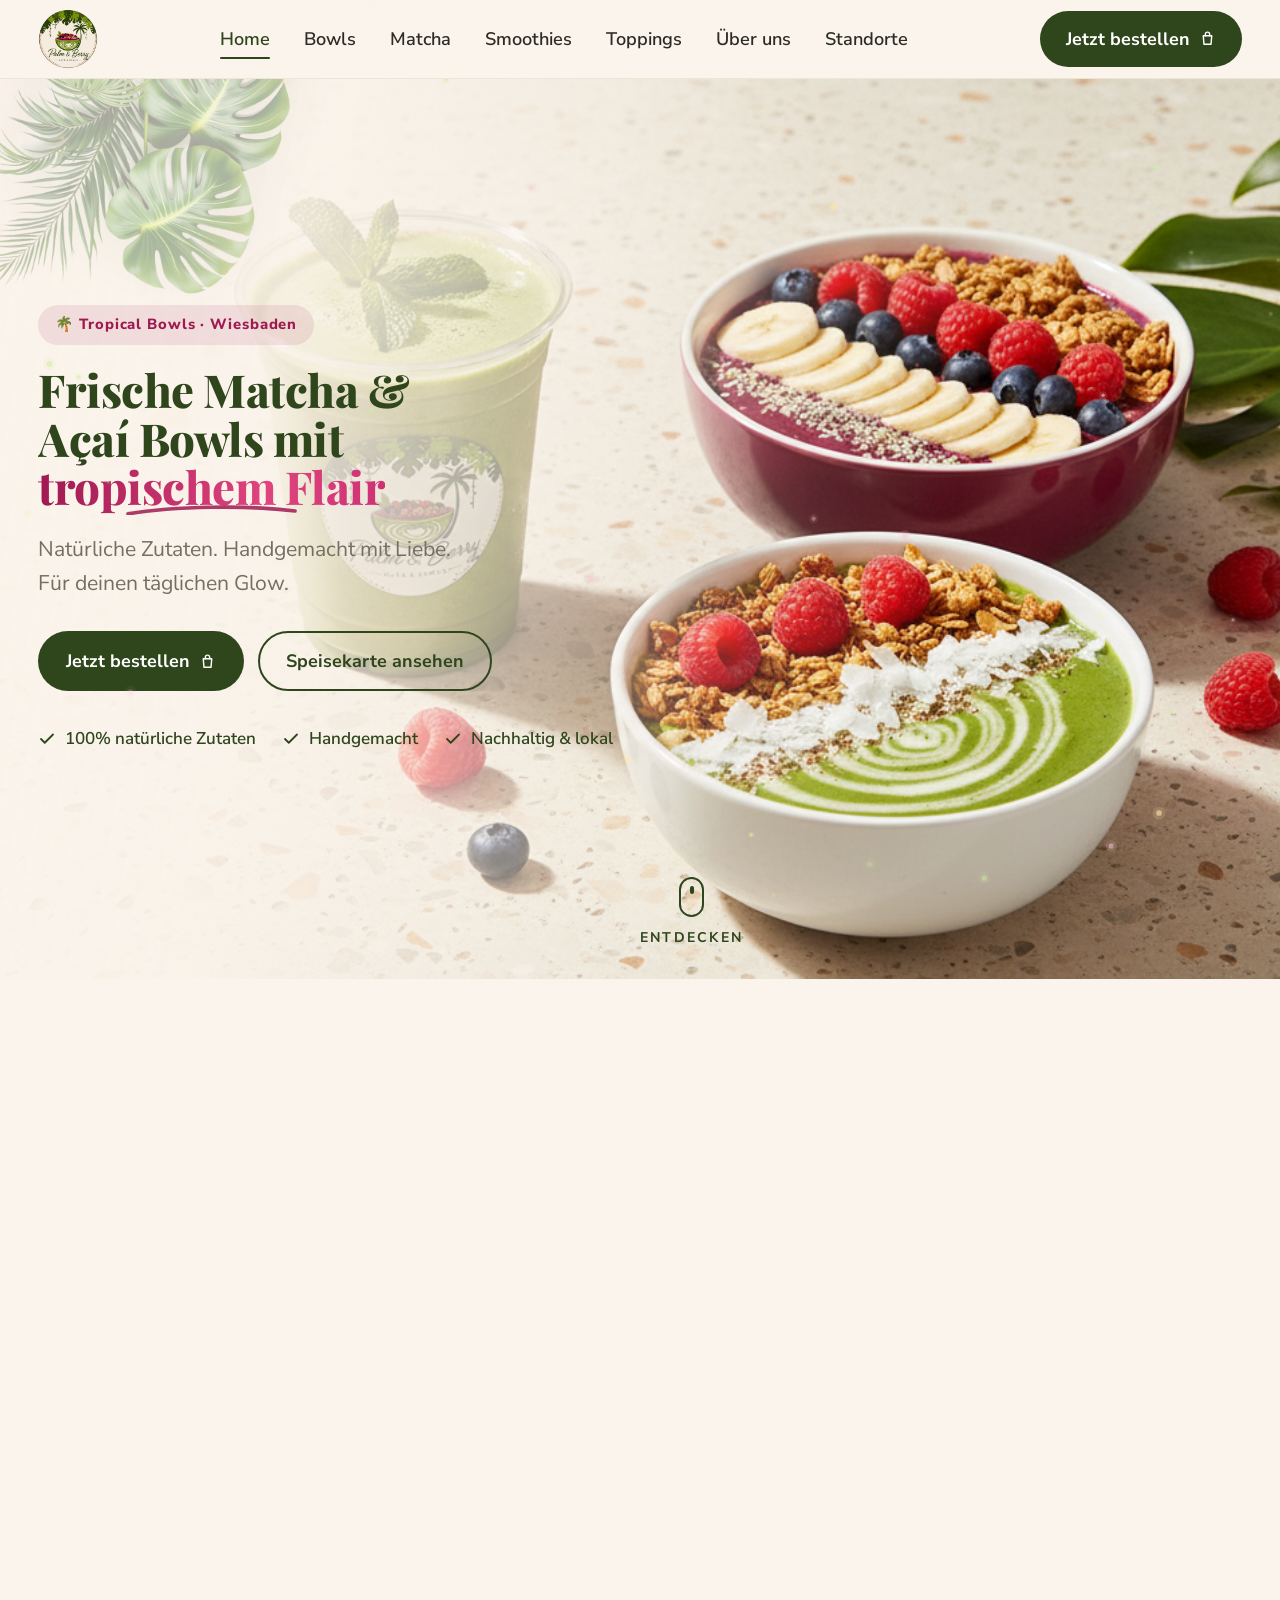
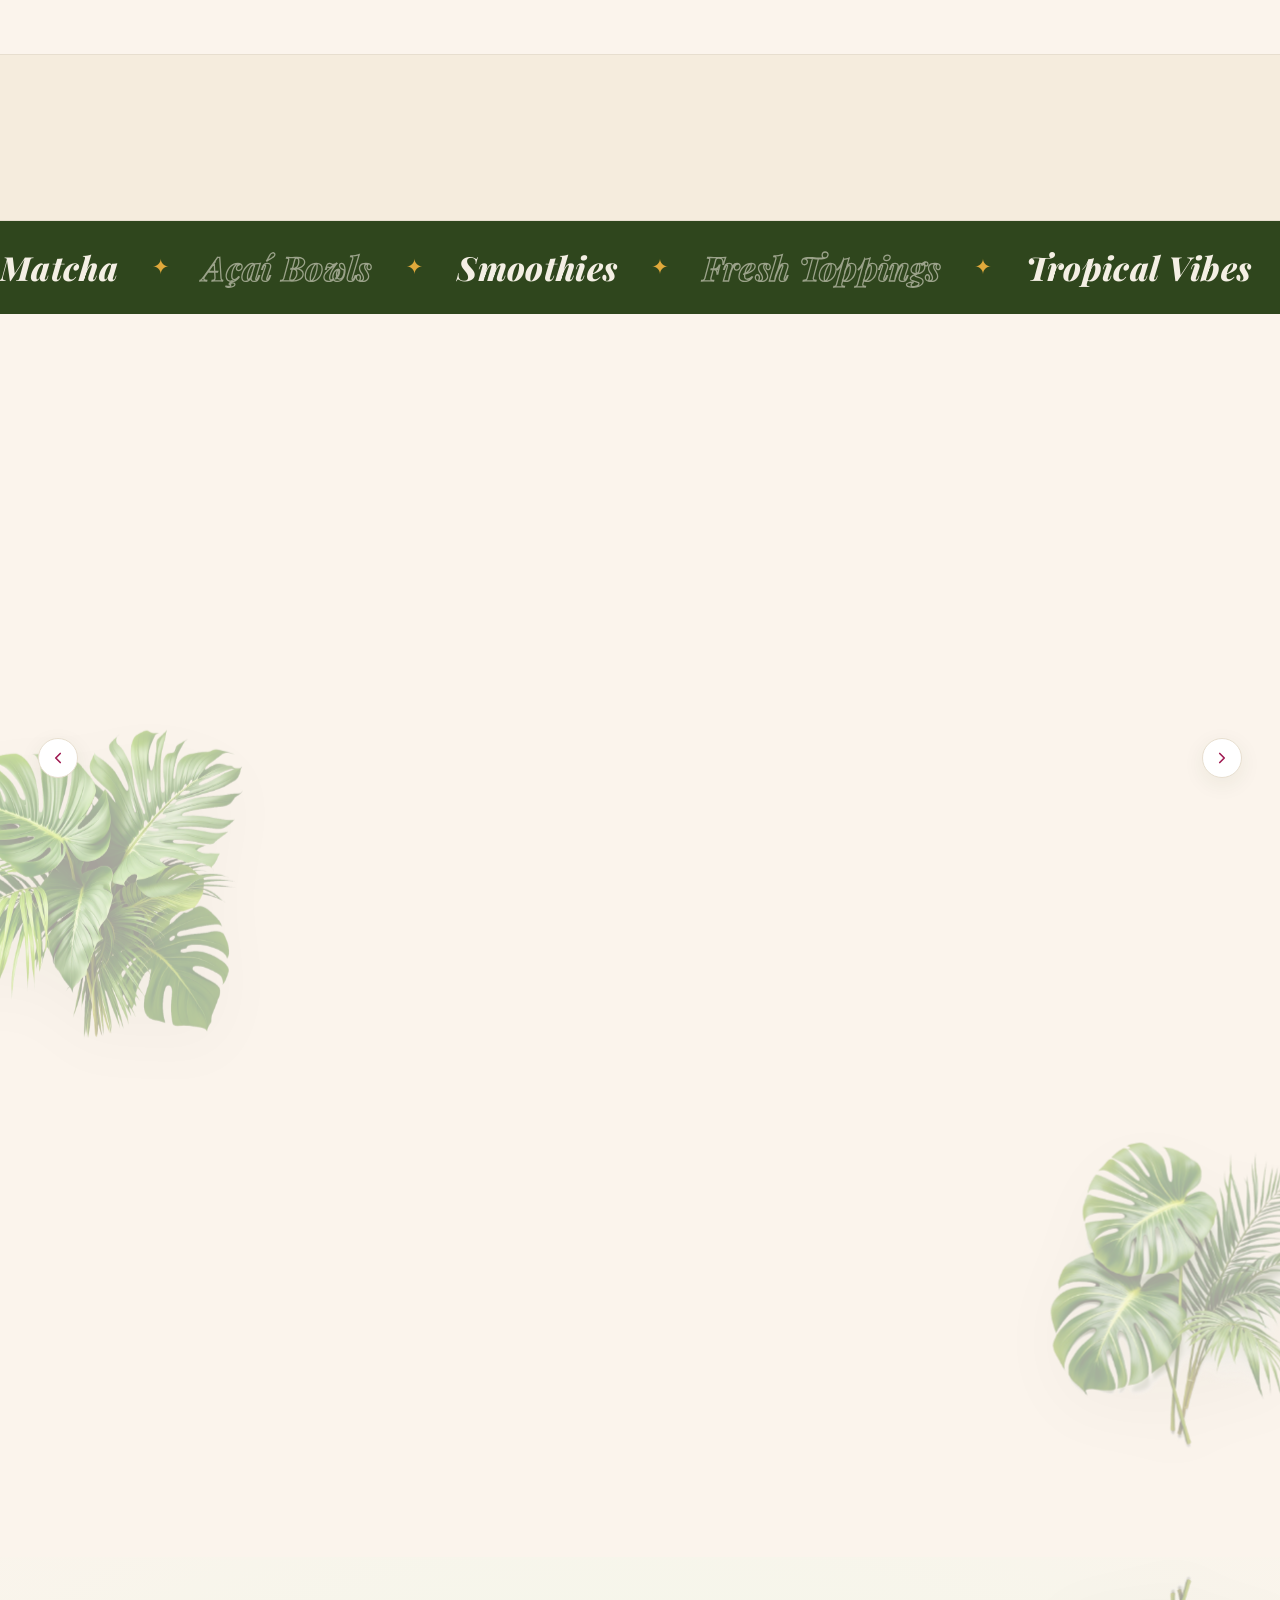
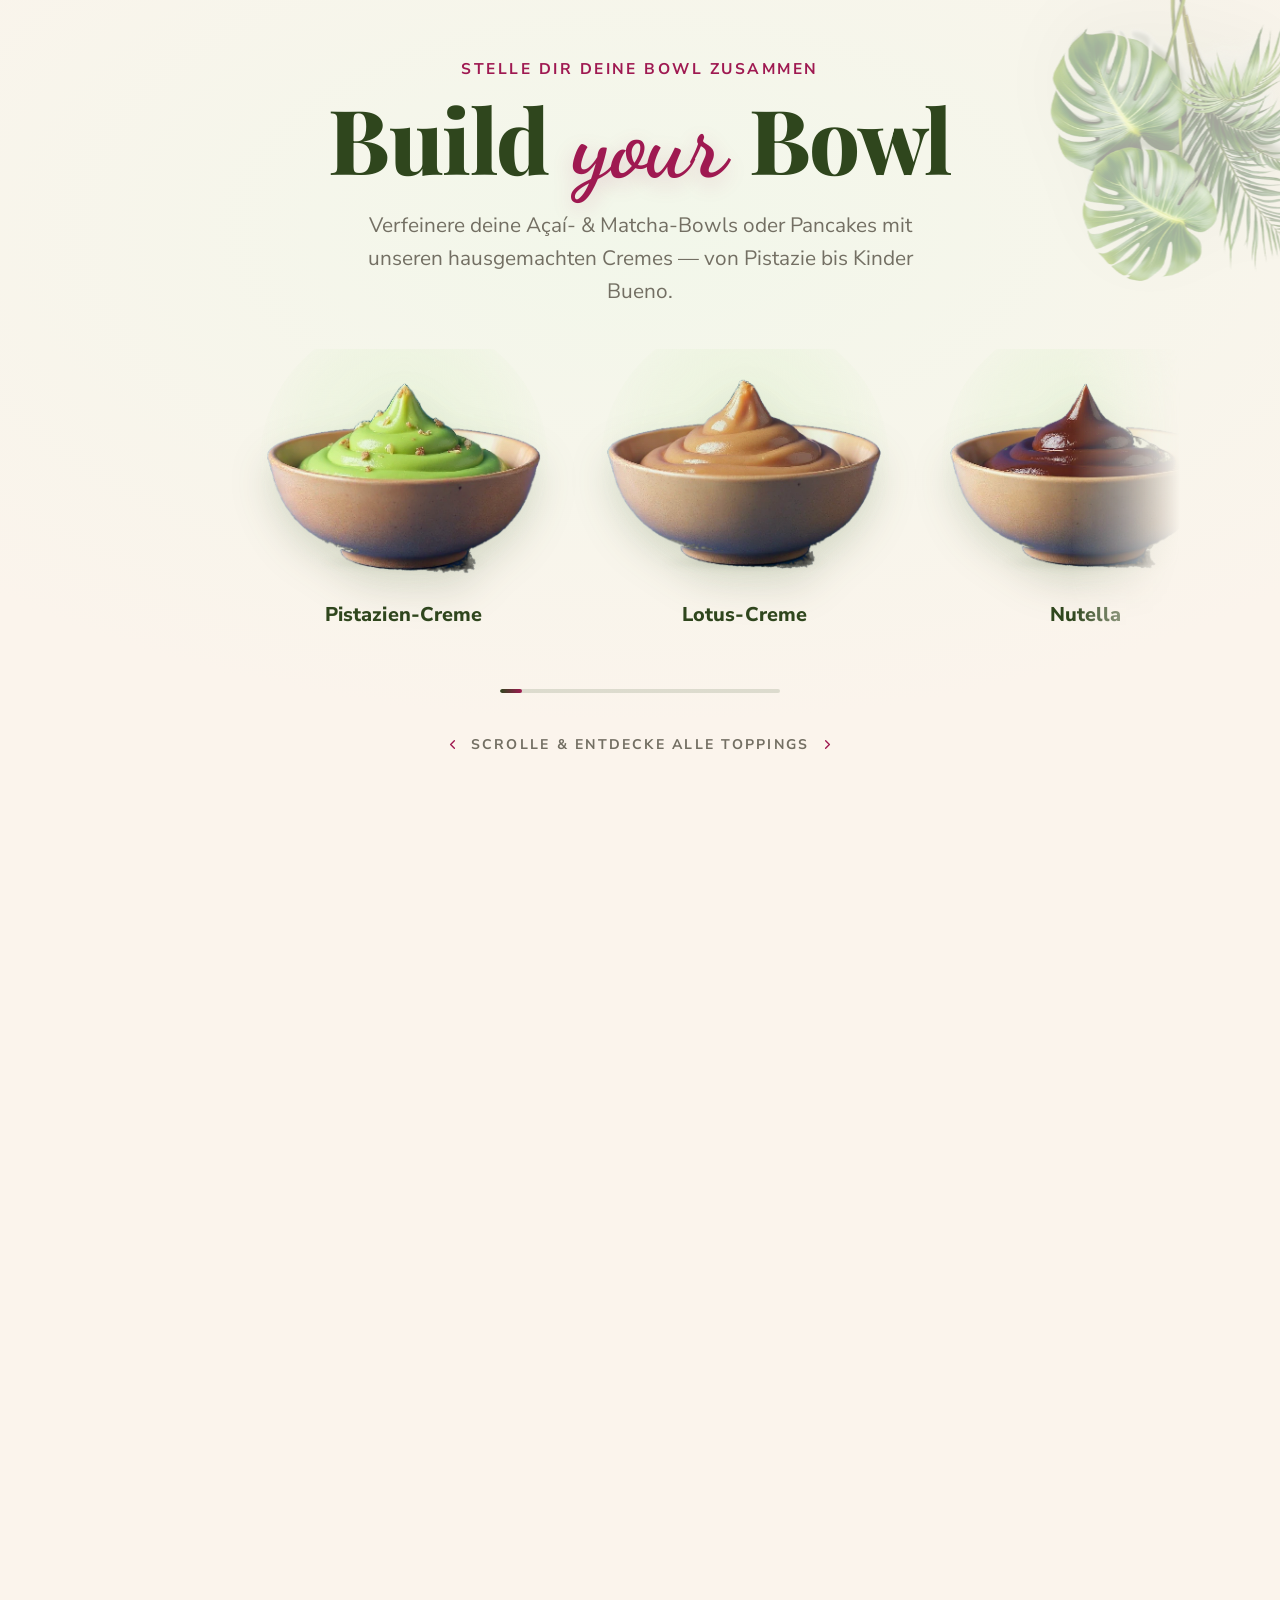
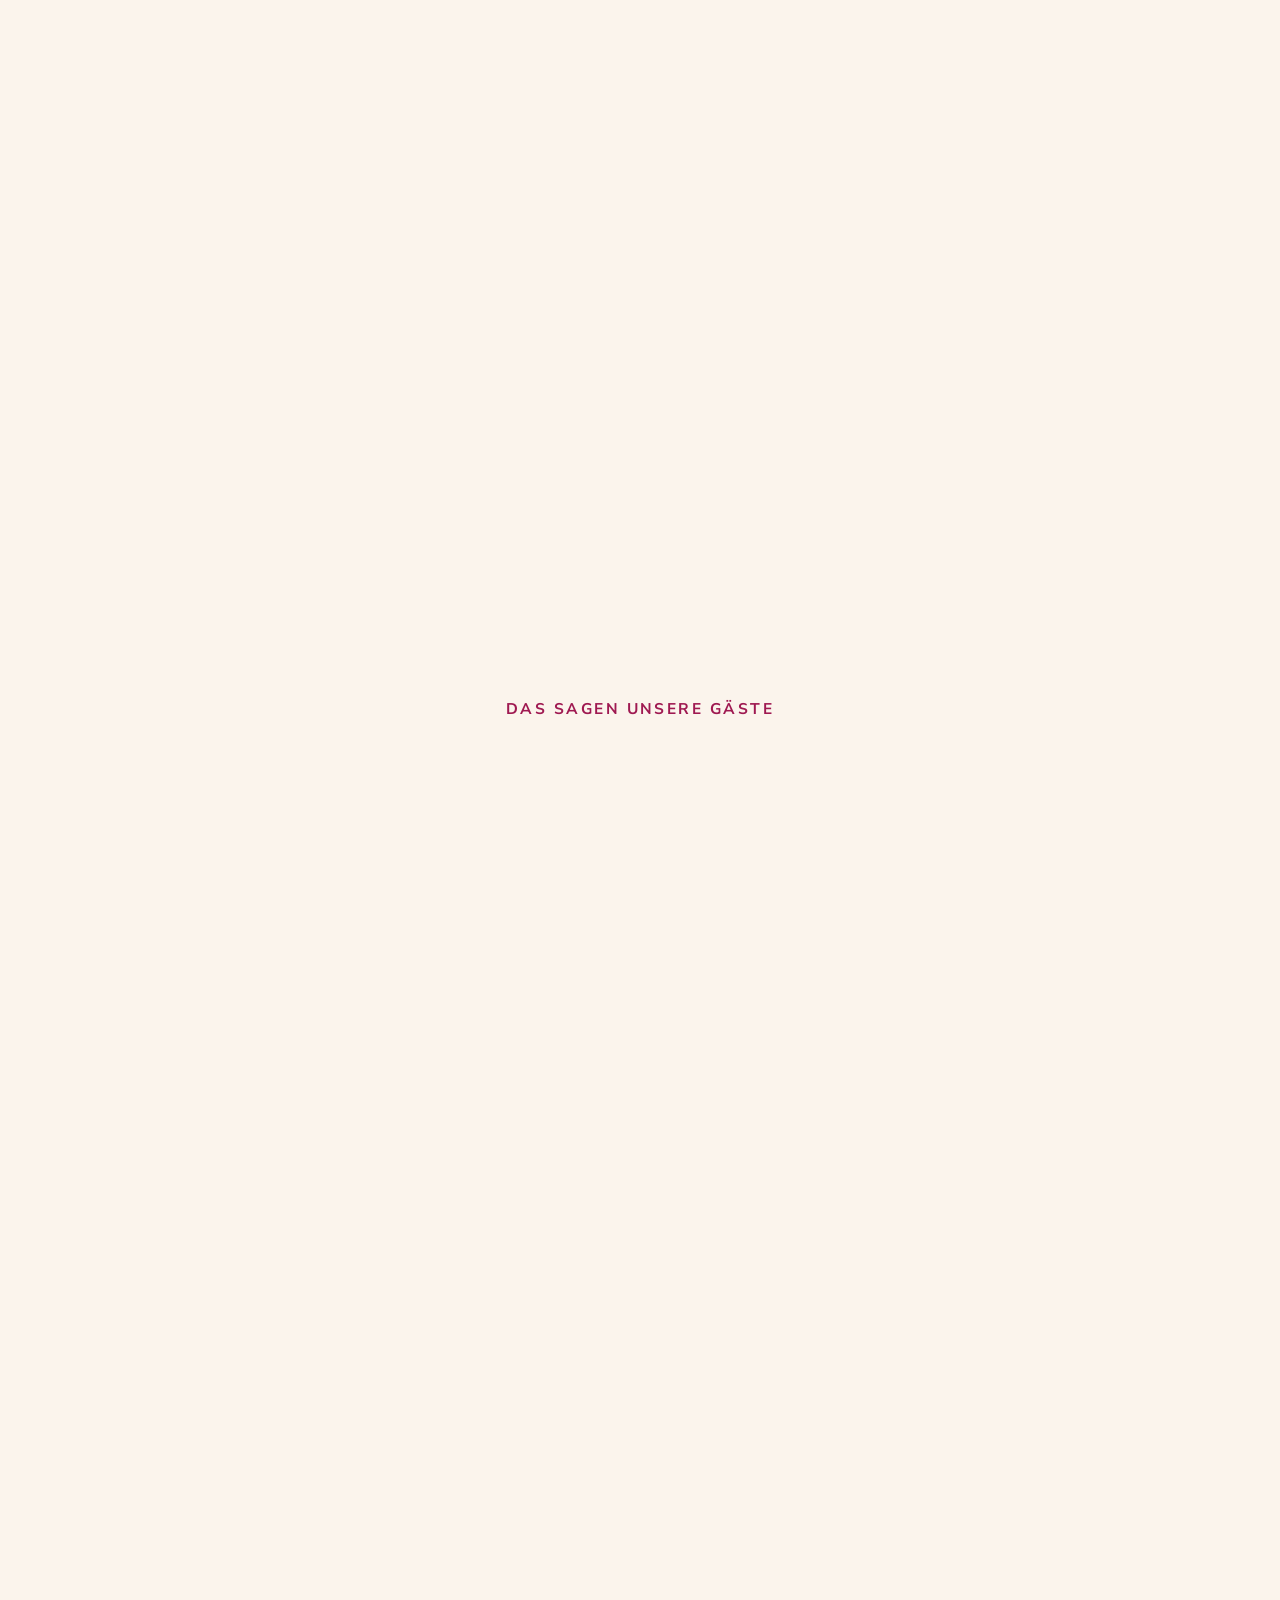
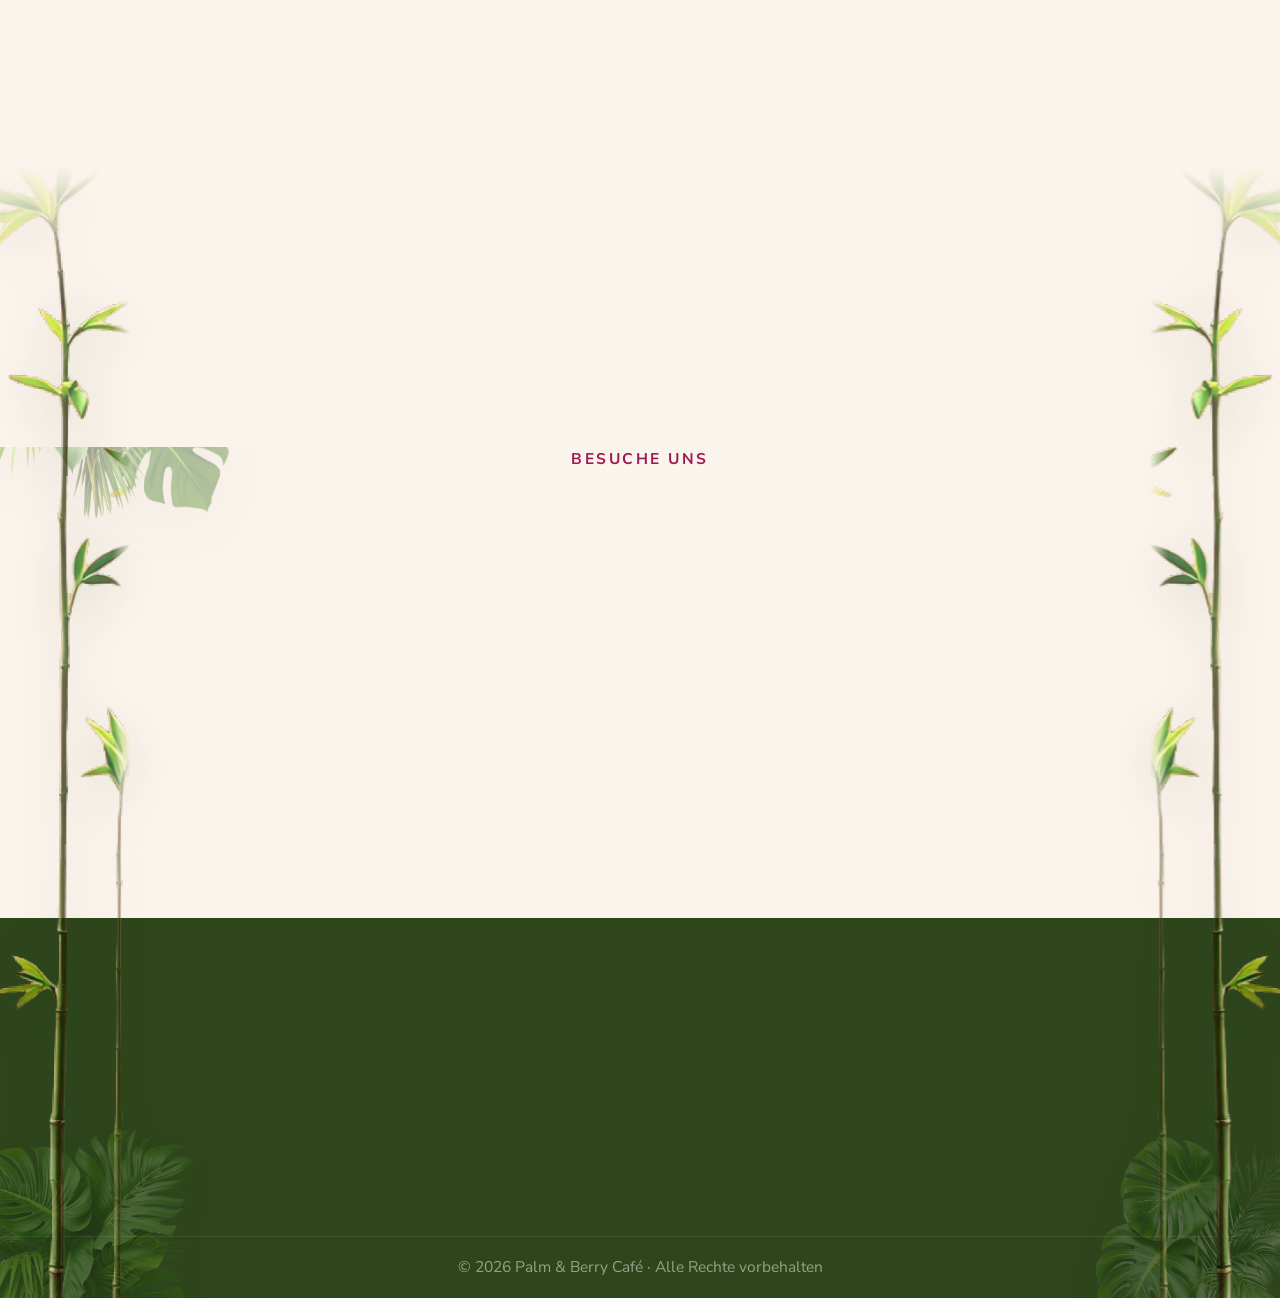
<file: palm-and-berry/index.html>
<!DOCTYPE html>
<html lang="de">
<head>
<meta charset="UTF-8">
<meta name="viewport" content="width=device-width, initial-scale=1.0">
<title>Palm &amp; Berry — Frische Matcha &amp; Açaí Bowls mit tropischem Flair</title>
<meta name="description" content="Palm &amp; Berry — frische Matcha- und Açaí-Bowls, Smoothies und Iced Matcha. Natürliche Zutaten, handgemacht mit Liebe. Café in Wiesbaden, Michelsberg 15.">
<link rel="preconnect" href="https://fonts.googleapis.com">
<link rel="preconnect" href="https://fonts.gstatic.com" crossorigin>
<link href="https://fonts.googleapis.com/css2?family=Playfair+Display:ital,wght@0,500;0,600;0,700;0,800;0,900;1,700&family=Nunito+Sans:wght@400;600;700;800;900&family=Dancing+Script:wght@600;700&display=swap" rel="stylesheet">
<link rel="stylesheet" href="styles.css">
</head>
<body>

<!-- ============ JUNGLE LOADING SCREEN ============ -->
<div id="loader" class="loader">
  <div class="ldr-glow"></div>
  <img class="ldr-leaf p1" src="images/leaf_monstera_t.png" alt="">
  <img class="ldr-leaf p2" src="images/leaf_palm_t.png" alt="">
  <img class="ldr-leaf p3" src="images/leaf_monstera_t.png" alt="">
  <img class="ldr-leaf p4" src="images/leaf_palm_t.png" alt="">
  <img class="ldr-leaf p5" src="images/leaf_monstera_t.png" alt="">
  <img class="ldr-leaf p6" src="images/leaf_palm_t.png" alt="">
  <img class="ldr-bamboo bl" src="images/bamboo_grow.webp" alt="">
  <img class="ldr-bamboo br" src="images/bamboo_grow.webp" alt="">
  <span class="spore s1"></span><span class="spore s2"></span><span class="spore s3"></span>
  <span class="spore s4"></span><span class="spore s5"></span><span class="spore s6"></span>
  <div class="ldr-center">
    <img class="ldr-logo" src="images/logo.png" alt="Palm & Berry Café & Bowls">
    <div class="ldr-bar"><i></i></div>
    <div class="ldr-tagline">tropical bowls &amp; matcha</div>
  </div>
</div>

<!-- ============ ICON SPRITE ============ -->
<svg width="0" height="0" style="position:absolute" aria-hidden="true">
  <defs>
    <symbol id="i-bag" viewBox="0 0 24 24" fill="none" stroke="currentColor" stroke-width="2" stroke-linecap="round" stroke-linejoin="round"><path d="M6 8h12l-1 12H7L6 8Z"/><path d="M9 8V6a3 3 0 0 1 6 0v2"/></symbol>
    <symbol id="i-leaf" viewBox="0 0 24 24" fill="none" stroke="currentColor" stroke-width="2" stroke-linecap="round" stroke-linejoin="round"><path d="M11 20A7 7 0 0 1 9.8 6.1C15.5 5 17 4.5 19 2c1 2 2 4.18 2 8a7 7 0 0 1-7 7Z"/><path d="M2 21c0-3 1.85-5.36 5.08-6"/></symbol>
    <symbol id="i-heart" viewBox="0 0 24 24" fill="none" stroke="currentColor" stroke-width="2" stroke-linecap="round" stroke-linejoin="round"><path d="M19 14c1.49-1.46 3-3.21 3-5.5A5.5 5.5 0 0 0 12 5 5.5 5.5 0 0 0 2 8.5c0 2.29 1.51 4.04 3 5.5l7 7Z"/></symbol>
    <symbol id="i-bolt" viewBox="0 0 24 24" fill="none" stroke="currentColor" stroke-width="2" stroke-linecap="round" stroke-linejoin="round"><path d="M13 2 3 14h9l-1 8 10-12h-9l1-8Z"/></symbol>
    <symbol id="i-bowl" viewBox="0 0 24 24" fill="none" stroke="currentColor" stroke-width="2" stroke-linecap="round" stroke-linejoin="round"><path d="M3 11h18a9 9 0 0 1-18 0Z"/><path d="M9 7c0-1.5 1-2 1.5-3M14 7c0-1.5 1-2 1.5-3"/></symbol>
    <symbol id="i-arrow" viewBox="0 0 24 24" fill="none" stroke="currentColor" stroke-width="2" stroke-linecap="round" stroke-linejoin="round"><path d="M5 12h14M13 6l6 6-6 6"/></symbol>
    <symbol id="i-plus" viewBox="0 0 24 24" fill="none" stroke="currentColor" stroke-width="2.4" stroke-linecap="round"><path d="M12 6v12M6 12h12"/></symbol>
    <symbol id="i-chev-l" viewBox="0 0 24 24" fill="none" stroke="currentColor" stroke-width="2.2" stroke-linecap="round" stroke-linejoin="round"><path d="M15 6l-6 6 6 6"/></symbol>
    <symbol id="i-chev-r" viewBox="0 0 24 24" fill="none" stroke="currentColor" stroke-width="2.2" stroke-linecap="round" stroke-linejoin="round"><path d="M9 6l6 6-6 6"/></symbol>
    <symbol id="i-star" viewBox="0 0 24 24"><path fill="currentColor" d="m12 2 2.9 6 6.6.6-5 4.3 1.5 6.4L12 16.9 6 19.3l1.5-6.4-5-4.3 6.6-.6Z"/></symbol>
    <symbol id="i-check" viewBox="0 0 24 24" fill="none" stroke="currentColor" stroke-width="2.4" stroke-linecap="round" stroke-linejoin="round"><path d="M20 6 9 17l-5-5"/></symbol>
    <symbol id="i-ig" viewBox="0 0 24 24" fill="none" stroke="currentColor" stroke-width="2"><rect x="3" y="3" width="18" height="18" rx="5"/><circle cx="12" cy="12" r="4"/><circle cx="17.5" cy="6.5" r="1.2" fill="currentColor" stroke="none"/></symbol>
    <symbol id="i-fb" viewBox="0 0 24 24"><path fill="currentColor" d="M14 9V7c0-1 .5-1.5 1.5-1.5H17V2.5h-2.5C12 2.5 10.5 4 10.5 6.7V9H8v3h2.5v9.5h3.5V12h2.4l.5-3H14Z"/></symbol>
    <symbol id="i-tiktok" viewBox="0 0 24 24"><path fill="currentColor" d="M16.5 2c.3 2.1 1.6 3.7 3.7 4v3c-1.4.1-2.7-.3-3.8-1v6.6c0 3.5-3 6-6.2 5.2C7.5 19.2 6 17 6.3 14.6 6.6 12 9 10.3 11.6 10.7v3.1c-.9-.3-1.9.2-2.1 1.1-.2.9.4 1.8 1.4 1.9 1 .1 1.8-.6 1.8-1.7V2h3.8Z"/></symbol>
    <symbol id="i-pin-s" viewBox="0 0 24 24" fill="none" stroke="currentColor" stroke-width="2"><circle cx="12" cy="12" r="9"/><path d="M9.5 19c.7-2 1.4-4 1.8-6.2M8.5 9.5c0-2.2 1.8-3.7 4-3.7 2.4 0 3.7 1.6 3.7 3.6 0 2.4-1.5 4.2-3.5 4.2-1 0-1.7-.7-1.5-1.6"/></symbol>
    <symbol id="i-phone" viewBox="0 0 24 24" fill="none" stroke="currentColor" stroke-width="2" stroke-linecap="round" stroke-linejoin="round"><path d="M22 16.9v3a2 2 0 0 1-2.2 2 19.8 19.8 0 0 1-8.6-3.1 19.5 19.5 0 0 1-6-6A19.8 19.8 0 0 1 2.1 4.2 2 2 0 0 1 4.1 2h3a2 2 0 0 1 2 1.7c.1 1 .4 1.9.7 2.8a2 2 0 0 1-.5 2.1L8.1 9.9a16 16 0 0 0 6 6l1.3-1.3a2 2 0 0 1 2.1-.4c.9.3 1.8.6 2.8.7a2 2 0 0 1 1.7 2Z"/></symbol>
    <symbol id="i-mail" viewBox="0 0 24 24" fill="none" stroke="currentColor" stroke-width="2" stroke-linecap="round" stroke-linejoin="round"><rect x="2" y="4" width="20" height="16" rx="3"/><path d="m3 6 9 7 9-7"/></symbol>
    <symbol id="i-globe" viewBox="0 0 24 24" fill="none" stroke="currentColor" stroke-width="2" stroke-linecap="round" stroke-linejoin="round"><circle cx="12" cy="12" r="9"/><path d="M3 12h18M12 3a14 14 0 0 1 0 18 14 14 0 0 1 0-18Z"/></symbol>
    <symbol id="i-mappin" viewBox="0 0 24 24" fill="none" stroke="currentColor" stroke-width="2" stroke-linecap="round" stroke-linejoin="round"><path d="M20 10c0 6-8 12-8 12s-8-6-8-12a8 8 0 0 1 16 0Z"/><circle cx="12" cy="10" r="3"/></symbol>
    <symbol id="i-clock" viewBox="0 0 24 24" fill="none" stroke="currentColor" stroke-width="2" stroke-linecap="round" stroke-linejoin="round"><circle cx="12" cy="12" r="9"/><path d="M12 7v5l3 2"/></symbol>
    <symbol id="i-burger" viewBox="0 0 24 24" fill="none" stroke="currentColor" stroke-width="2" stroke-linecap="round"><path d="M3 6h18M3 12h18M3 18h18"/></symbol>
    <symbol id="i-x" viewBox="0 0 24 24" fill="none" stroke="currentColor" stroke-width="2" stroke-linecap="round"><path d="M6 6l12 12M18 6 6 18"/></symbol>
    <symbol id="i-google" viewBox="0 0 48 48"><path fill="#4285F4" d="M45.12 24.5c0-1.56-.14-3.06-.4-4.5H24v8.51h11.84c-.51 2.75-2.06 5.08-4.39 6.64v5.52h7.11c4.16-3.83 6.56-9.47 6.56-16.17z"/><path fill="#34A853" d="M24 46c5.94 0 10.92-1.97 14.56-5.33l-7.11-5.52c-1.97 1.32-4.49 2.1-7.45 2.1-5.73 0-10.58-3.87-12.31-9.07H4.34v5.7C7.96 41.07 15.4 46 24 46z"/><path fill="#FBBC05" d="M11.69 28.18C11.25 26.86 11 25.45 11 24s.25-2.86.69-4.18v-5.7H4.34C2.85 17.09 2 20.45 2 24s.85 6.91 2.34 9.88l7.35-5.7z"/><path fill="#EA4335" d="M24 10.75c3.23 0 6.13 1.11 8.41 3.29l6.31-6.31C34.91 4.18 29.93 2 24 2 15.4 2 7.96 6.93 4.34 14.12l7.35 5.7c1.73-5.2 6.58-9.07 12.31-9.07z"/></symbol>

    <!-- leaf used in logo emblem -->
    <path id="pb-leaf" d="M100,54 C86,42 86,16 100,4 C114,16 114,42 100,54 Z"/>
  </defs>
</svg>

<!-- ============ LOGO SYMBOL ============ -->
<svg width="0" height="0" style="position:absolute" aria-hidden="true">
  <symbol id="pb-logo" viewBox="0 0 200 200">
    <circle cx="100" cy="100" r="93" fill="none" stroke="currentColor" stroke-width="2.5"/>
    <circle cx="100" cy="100" r="86" fill="none" stroke="currentColor" stroke-width="1" opacity=".5"/>
    <!-- fanned tropical leaves across the top arc -->
    <g fill="currentColor">
      <use href="#pb-leaf" transform="rotate(-78 100 100)" opacity=".55"/>
      <use href="#pb-leaf" transform="rotate(-58 100 100)" opacity=".8"/>
      <use href="#pb-leaf" transform="rotate(-38 100 100)" opacity=".65"/>
      <use href="#pb-leaf" transform="rotate(-19 100 100)" opacity=".9"/>
      <use href="#pb-leaf" transform="rotate(0 100 100)"/>
      <use href="#pb-leaf" transform="rotate(19 100 100)" opacity=".9"/>
      <use href="#pb-leaf" transform="rotate(38 100 100)" opacity=".65"/>
      <use href="#pb-leaf" transform="rotate(58 100 100)" opacity=".8"/>
      <use href="#pb-leaf" transform="rotate(78 100 100)" opacity=".55"/>
    </g>
    <!-- little palm tree -->
    <g fill="currentColor" opacity=".9">
      <path d="M99 150c-2-9-2-18 1-27l3 .4c-2 9-2 18 0 26Z"/>
      <path d="M101 124c-7-4-13-4-18-1 4-4 11-5 18-2Zm0 0c7-4 13-4 18-1-4-4-11-5-18-2Zm0-2c-4-6-9-9-15-9 4-3 11-1 15 5Zm0 0c4-6 9-9 15-9-4-3-11-1-15 5Zm0-1c0-6 3-11 7-14-1 5-3 10-7 14Z"/>
    </g>
    <!-- script wordmark -->
    <text x="100" y="112" text-anchor="middle" font-family="'Dancing Script',cursive" font-weight="700" font-size="34" fill="currentColor">Palm &amp; Berry</text>
    <text x="100" y="132" text-anchor="middle" font-family="'Nunito Sans',sans-serif" font-weight="800" font-size="11" letter-spacing="3" fill="currentColor">CAFÉ &amp; BOWLS</text>
  </symbol>
</svg>


<!-- ==================== HEADER ==================== -->
<header class="site-header">
  <div class="container nav">
    <a href="#home" class="brand" aria-label="Palm & Berry">
      <img class="logo" src="images/logo.png" alt="Palm & Berry Café & Bowls">
    </a>
    <nav class="nav-collapse" id="navcol">
      <ul class="nav-links">
        <li><a href="#home" class="active">Home</a></li>
        <li><a href="#favoriten">Bowls</a></li>
        <li><a href="#favoriten">Matcha</a></li>
        <li><a href="#favoriten">Smoothies</a></li>
        <li><a href="#build">Toppings</a></li>
        <li><a href="#standort">Über uns</a></li>
        <li><a href="#standort">Standorte</a></li>
      </ul>
      <a href="#favoriten" class="btn btn-green nav-cta">Jetzt bestellen <svg class="ic"><use href="#i-bag"/></svg></a>
    </nav>
    <button class="burger" aria-label="Menü" aria-expanded="false" aria-controls="navcol">
      <span class="burger-box"><span class="burger-inner"></span></span>
    </button>
  </div>
  <div class="nav-backdrop"></div>
</header>


<!-- ==================== HERO ==================== -->
<section class="hero" id="home">
  <div class="hero-sticky">
    <video class="hero-video" autoplay muted loop playsinline preload="auto" poster="images/hero_nb.png">
      <source src="images/hero_v2.mp4" type="video/mp4">
    </video>
    <div class="hero-scrim"></div>
    <img class="hero-float hf-tl" src="images/cluster_b_t.png" alt="" data-px="-16" data-py="10">
    <div class="container hero-inner">
      <div class="hero-copy">
        <span class="hero-kicker">🌴 Tropical Bowls · Wiesbaden</span>
        <h1><span class="hl"><i>Frische Matcha &amp;</i></span><span class="hl"><i>Açaí Bowls mit</i></span><span class="hl"><i class="berry-wrap"><span class="berry">tropischem Flair</span><svg class="swoosh" viewBox="0 0 240 20" aria-hidden="true"><path d="M5 15 C 70 4 170 3 235 11" fill="none" stroke="currentColor" stroke-width="5" stroke-linecap="round"/></svg></i></span></h1>
        <p class="lead">Natürliche Zutaten. Handgemacht mit Liebe.<br>Für deinen täglichen Glow.</p>
        <div class="hero-actions">
          <a href="#favoriten" class="btn btn-green">Jetzt bestellen <svg class="ic"><use href="#i-bag"/></svg></a>
          <a href="#signature" class="btn btn-outline">Speisekarte ansehen</a>
        </div>
        <div class="hero-badges">
          <span class="hero-badge"><svg class="ic"><use href="#i-check"/></svg> 100% natürliche Zutaten</span>
          <span class="hero-badge"><svg class="ic"><use href="#i-check"/></svg> Handgemacht</span>
          <span class="hero-badge"><svg class="ic"><use href="#i-check"/></svg> Nachhaltig &amp; lokal</span>
        </div>
      </div>
    </div>
    <a class="scroll-cue" href="#favoriten" aria-label="Nach unten scrollen"><span class="mouse"><span class="wheel"></span></span>Entdecken</a>
  </div>
</section>


<!-- ==================== FEATURES ==================== -->
<section class="features">
  <div class="container features-grid">
    <div class="feature">
      <span class="ic-wrap"><svg><use href="#i-leaf"/></svg></span>
      <div><h4>Frisch &amp; Natürlich</h4><p>Nur beste, natürliche Zutaten</p></div>
    </div>
    <div class="feature">
      <span class="ic-wrap"><svg><use href="#i-heart"/></svg></span>
      <div><h4>Handgemacht</h4><p>Jede Bowl wird mit Liebe zubereitet</p></div>
    </div>
    <div class="feature">
      <span class="ic-wrap"><svg><use href="#i-bolt"/></svg></span>
      <div><h4>Gesunde Energie</h4><p>Nährstoffreich &amp; ausbalanciert</p></div>
    </div>
    <div class="feature">
      <span class="ic-wrap"><svg><use href="#i-bowl"/></svg></span>
      <div><h4>Deine Bowl, dein Style</h4><p>Wähle deine Toppings ganz nach Wunsch</p></div>
    </div>
  </div>
</section>

<!-- ==================== MARQUEE BAND ==================== -->
<div class="marquee" aria-hidden="true">
  <div class="marquee-track">
    <span>Matcha</span><i>✦</i><span class="ghost">Açaí Bowls</span><i>✦</i><span>Smoothies</span><i>✦</i><span class="ghost">Fresh Toppings</span><i>✦</i><span>Tropical Vibes</span><i>✦</i><span class="ghost">Handmade</span><i>✦</i>
    <span>Matcha</span><i>✦</i><span class="ghost">Açaí Bowls</span><i>✦</i><span>Smoothies</span><i>✦</i><span class="ghost">Fresh Toppings</span><i>✦</i><span>Tropical Vibes</span><i>✦</i><span class="ghost">Handmade</span><i>✦</i>
  </div>
</div>


<!-- ==================== FAVOURITES ==================== -->
<section class="section" id="favoriten">
  <img class="deco-leaf dl-bl" src="images/cluster_a_t.png" alt="" data-speed="0.07">
  <div class="container">
    <div class="section-head">
      <div>
        <div class="eyebrow">Unsere Favoriten</div>
        <h2>Beliebt bei unseren Gästen</h2>
      </div>
      <a href="#signature" class="section-link">Alle Produkte ansehen <svg class="ic" style="width:16px;height:16px"><use href="#i-arrow"/></svg></a>
    </div>

    <div class="fav-wrap">
      <button class="fav-arrow" aria-label="zurück"><svg width="18" height="18"><use href="#i-chev-l"/></svg></button>
      <div class="cards-4">

        <article class="pcard">
          <div class="pcard-img">
            <img src="images/fav_matcha_glow.png" alt="Matcha Glow Bowl">
            <span class="leaf-badge"><svg><use href="#i-leaf"/></svg></span>
          </div>
          <div class="pcard-body">
            <h3>Matcha Glow Bowl</h3>
            <p class="desc">Matcha, Mango, Kiwi, Banane, Granola, Kokos</p>
            <div class="pcard-foot"><span class="price">11,90 €</span>
              <button class="add-btn" aria-label="hinzufügen"><svg><use href="#i-plus"/></svg></button></div>
          </div>
        </article>

        <article class="pcard">
          <div class="pcard-img">
            <img src="images/fav_acai_berry.png" alt="Açaí Berry Bowl">
            <span class="leaf-badge"><svg><use href="#i-leaf"/></svg></span>
          </div>
          <div class="pcard-body">
            <h3>Açaí Berry Bowl</h3>
            <p class="desc">Açaí, Banane, Beerenmix, Granola, Chia</p>
            <div class="pcard-foot"><span class="price">10,90 €</span>
              <button class="add-btn" aria-label="hinzufügen"><svg><use href="#i-plus"/></svg></button></div>
          </div>
        </article>

        <article class="pcard">
          <div class="pcard-img">
            <img src="images/fav_iced_matcha_latte.png" alt="Iced Coconut Matcha">
            <span class="leaf-badge"><svg><use href="#i-leaf"/></svg></span>
          </div>
          <div class="pcard-body">
            <h3>Iced Coconut Matcha</h3>
            <p class="desc">Premium Matcha, cremige Kokosmilch, Eis</p>
            <div class="pcard-foot"><span class="price">4,90 €</span>
              <button class="add-btn" aria-label="hinzufügen"><svg><use href="#i-plus"/></svg></button></div>
          </div>
        </article>

        <article class="pcard">
          <div class="pcard-img">
            <img src="images/fav_extra_toppings.png" alt="Extra Toppings">
            <span class="leaf-badge"><svg><use href="#i-leaf"/></svg></span>
          </div>
          <div class="pcard-body">
            <h3>Extra Toppings</h3>
            <p class="desc">Mach deine Bowl noch individueller</p>
            <div class="pcard-foot"><span class="price link">Auswählen</span>
              <button class="add-btn" aria-label="hinzufügen"><svg><use href="#i-plus"/></svg></button></div>
          </div>
        </article>

      </div>
      <button class="fav-arrow" aria-label="weiter"><svg width="18" height="18"><use href="#i-chev-r"/></svg></button>
    </div>
  </div>
</section>


<!-- ==================== SIGNATURE BOWLS ==================== -->
<section class="section" id="signature" style="padding-top:0">
  <img class="deco-leaf dl-br" src="images/cluster_b_t.png" alt="" data-speed="0.07">
  <div class="container">
    <div class="section-head">
      <div>
        <div class="eyebrow">Unsere Signature Bowls</div>
        <h2>Kreationen, die begeistern</h2>
      </div>
      <a href="#favoriten" class="btn btn-green" style="padding:13px 24px">Zur gesamten Speisekarte</a>
    </div>

    <div class="cards-3">
      <article class="scard green">
        <div class="scard-body">
          <h3>Tropical Matcha</h3>
          <p class="ingr">Matcha, Ananas, Mango, Banane, Kokos, Granola, Hanfsamen</p>
          <div class="scard-foot"><span class="s-price">11,90 €</span>
            <a href="#" class="s-link">Mehr entdecken <svg class="ic" style="width:15px;height:15px"><use href="#i-arrow"/></svg></a></div>
        </div>
        <div class="scard-media"><img src="images/sig_tropical_matcha.png" alt="Tropical Matcha"></div>
      </article>

      <article class="scard berry">
        <div class="scard-body">
          <h3>Berry Paradise</h3>
          <p class="ingr">Açaí, Erdbeeren, Himbeeren, Blaubeeren, Banane, Granola, Chia</p>
          <div class="scard-foot"><span class="s-price">11,90 €</span>
            <a href="#" class="s-link">Mehr entdecken <svg class="ic" style="width:15px;height:15px"><use href="#i-arrow"/></svg></a></div>
        </div>
        <div class="scard-media"><img src="images/sig_berry_paradise.png" alt="Berry Paradise"></div>
      </article>

      <article class="scard cream">
        <div class="scard-body">
          <h3>Nutty Coco</h3>
          <p class="ingr">Açaí, Banane, Kokos, Erdnussbutter, Kakao-Nibs, Granola</p>
          <div class="scard-foot"><span class="s-price">11,90 €</span>
            <a href="#" class="s-link">Mehr entdecken <svg class="ic" style="width:15px;height:15px"><use href="#i-arrow"/></svg></a></div>
        </div>
        <div class="scard-media"><img src="images/sig_nutty_coco.png" alt="Nutty Coco"></div>
      </article>
    </div>
  </div>
</section>


<!-- ==================== BUILD YOUR BOWL ==================== -->
<section class="byo" id="build">
  <div class="byo-sticky">
    <img class="deco-leaf dl-tr" src="images/cluster_b_t.png" alt="" data-speed="0.05">
    <div class="container byo-head">
      <div class="eyebrow">Stelle dir deine Bowl zusammen</div>
      <h2 class="byo-title">Build <em>your</em> Bowl</h2>
      <p class="byo-sub">Verfeinere deine Açaí- &amp; Matcha-Bowls oder Pancakes mit unseren hausgemachten
        Cremes — von Pistazie bis Kinder Bueno.</p>
    </div>

    <div class="byo-rail">
      <div class="byo-track">
        <article class="topping"><div class="topping-img"><img src="images/top_pistazie.webp" alt="Pistazien-Creme"></div><h4>Pistazien-Creme</h4></article>
        <article class="topping"><div class="topping-img"><img src="images/top_lotus.webp" alt="Lotus-Creme"></div><h4>Lotus-Creme</h4></article>
        <article class="topping"><div class="topping-img"><img src="images/top_nutella.webp" alt="Nutella"></div><h4>Nutella</h4></article>
        <article class="topping"><div class="topping-img"><img src="images/top_erdnuss.webp" alt="Erdnussmus"></div><h4>Erdnussmus</h4></article>
        <article class="topping"><div class="topping-img"><img src="images/top_weisse.webp" alt="Weiße Schoko-Creme"></div><h4>Weiße Schoko-Creme</h4></article>
        <article class="topping"><div class="topping-img"><img src="images/top_kondens.webp" alt="Kondensmilch"></div><h4>Kondensmilch</h4></article>
        <article class="topping"><div class="topping-img"><img src="images/top_bueno.webp" alt="Kinder Bueno"></div><h4>Kinder Bueno</h4></article>
      </div>
    </div>

    <div class="byo-progress"><i></i></div>
    <div class="byo-hint"><svg class="ic"><use href="#i-chev-l"/></svg> scrolle &amp; entdecke alle Toppings <svg class="ic"><use href="#i-chev-r"/></svg></div>
  </div>
</section>


<!-- ==================== TESTIMONIALS + INSTAGRAM ==================== -->
<section class="section" style="padding-top:0">
  <div class="container">
    <div class="eyebrow" style="text-align:center">Das sagen unsere Gäste</div>

    <!-- Google rating summary -->
    <div class="greviews-head">
      <svg class="gr-glogo-lg" viewBox="0 0 48 48" aria-hidden="true"><use href="#i-google"/></svg>
      <div class="gr-score">
        <span class="gr-num">5,0</span>
        <div class="stars" aria-label="5 von 5 Sternen"><svg><use href="#i-star"/></svg><svg><use href="#i-star"/></svg><svg><use href="#i-star"/></svg><svg><use href="#i-star"/></svg><svg><use href="#i-star"/></svg></div>
        <span class="gr-count">Was unsere Gäste auf <b>Google</b> sagen</span>
      </div>
      <a class="btn btn-outline gr-cta" href="https://www.google.com/maps/search/?api=1&query=Palm%20%26%20Berry%20Caf%C3%A9%20Michelsberg%2015%20Wiesbaden" target="_blank" rel="noopener">Auf Google ansehen <svg class="ic"><use href="#i-arrow"/></svg></a>
    </div>

    <!-- real Google reviews -->
    <div class="greviews-grid">

      <article class="gr-card">
        <div class="gr-top">
          <span class="gr-avatar" style="--a:var(--berry)">S</span>
          <div class="gr-id"><b>Sahila Arin</b><span class="gr-meta">Local Guide · 12 Rezensionen</span></div>
          <svg class="gr-glogo" viewBox="0 0 48 48" aria-hidden="true"><use href="#i-google"/></svg>
        </div>
        <div class="gr-rate">
          <div class="stars" aria-label="5 von 5 Sternen"><svg><use href="#i-star"/></svg><svg><use href="#i-star"/></svg><svg><use href="#i-star"/></svg><svg><use href="#i-star"/></svg><svg><use href="#i-star"/></svg></div>
          <span class="gr-date">vor 2 Tagen</span>
        </div>
        <p class="gr-quote">Sehr sehr leckerer Matcha. Alles sehr sauber und hygienisch gehalten!! Kann ich nur empfehlen.</p>
      </article>

      <article class="gr-card">
        <div class="gr-top">
          <span class="gr-avatar" style="--a:var(--green-soft)">Y</span>
          <div class="gr-id"><b>Yoanna Mineva</b><span class="gr-meta">3 Rezensionen</span></div>
          <svg class="gr-glogo" viewBox="0 0 48 48" aria-hidden="true"><use href="#i-google"/></svg>
        </div>
        <div class="gr-rate">
          <div class="stars" aria-label="5 von 5 Sternen"><svg><use href="#i-star"/></svg><svg><use href="#i-star"/></svg><svg><use href="#i-star"/></svg><svg><use href="#i-star"/></svg><svg><use href="#i-star"/></svg></div>
          <span class="gr-date">vor 2 Tagen</span>
        </div>
        <p class="gr-quote">Toller Matcha, auch die Bowls sind beide super. Die Pancake Bowl vor allem war sehr frisch mit knusprig-weichen Pancakes und sehr vielen verschiedenen Toppings. Der Vibe ist auch top, vor allem mit der Musik bekommt man eine richtige Dayparty-Stimmung. Insgesamt 10/10.</p>
      </article>

      <article class="gr-card">
        <div class="gr-top">
          <span class="gr-avatar" style="--a:var(--rose)">A</span>
          <div class="gr-id"><b>Alissia Elhajj</b><span class="gr-meta">Local Guide · 21 Rezensionen</span></div>
          <svg class="gr-glogo" viewBox="0 0 48 48" aria-hidden="true"><use href="#i-google"/></svg>
        </div>
        <div class="gr-rate">
          <div class="stars" aria-label="5 von 5 Sternen"><svg><use href="#i-star"/></svg><svg><use href="#i-star"/></svg><svg><use href="#i-star"/></svg><svg><use href="#i-star"/></svg><svg><use href="#i-star"/></svg></div>
          <span class="gr-date">vor 2 Tagen</span>
        </div>
        <p class="gr-quote">So ein schönes Café!! Der Matcha war wirklich sehr lecker, besonders der mit Kokosnuss (mit Kokosmilch). Finde es vor allem für die, die sich ins Matcha-Game reintesten wollen, ein super Spot. Die Mitarbeiter waren auch total lieb 🥰 Empfehle ich immer gern weiter.</p>
      </article>

      <article class="gr-card">
        <div class="gr-top">
          <span class="gr-avatar" style="--a:var(--green)">N</span>
          <div class="gr-id"><b>Nilufar Hafezi</b><span class="gr-meta">1 Rezension</span></div>
          <svg class="gr-glogo" viewBox="0 0 48 48" aria-hidden="true"><use href="#i-google"/></svg>
        </div>
        <div class="gr-rate">
          <div class="stars" aria-label="5 von 5 Sternen"><svg><use href="#i-star"/></svg><svg><use href="#i-star"/></svg><svg><use href="#i-star"/></svg><svg><use href="#i-star"/></svg><svg><use href="#i-star"/></svg></div>
          <span class="gr-date">vor 2 Tagen</span>
        </div>
        <p class="gr-quote">Für mich persönlich der beste Matcha in ganz Wiesbaden, schmeckt so cremig und lecker. Außerdem habe ich die Matcha Bowl neu ausprobiert und muss sagen, das war eines der leckersten Sachen, die ich gegessen habe. Die haben vor allem viel mehr Auswahl an Toppings. Die Mitarbeiterin war auch super nett und hat alles erklärt und mit Liebe zubereitet. Ich würde auf jeden Fall öfter hingehen.</p>
      </article>

      <article class="gr-card">
        <div class="gr-top">
          <span class="gr-avatar" style="--a:var(--berry-d)">V</span>
          <div class="gr-id"><b>Viktoria Hortok</b><span class="gr-meta">2 Rezensionen</span></div>
          <svg class="gr-glogo" viewBox="0 0 48 48" aria-hidden="true"><use href="#i-google"/></svg>
        </div>
        <div class="gr-rate">
          <div class="stars" aria-label="5 von 5 Sternen"><svg><use href="#i-star"/></svg><svg><use href="#i-star"/></svg><svg><use href="#i-star"/></svg><svg><use href="#i-star"/></svg><svg><use href="#i-star"/></svg></div>
          <span class="gr-date">vor 2 Tagen</span>
        </div>
        <p class="gr-quote">Bester Matcha, den ich getrunken habe – die Matcha Bowl ist auch unfassbar lecker!!</p>
      </article>

      <article class="gr-card">
        <div class="gr-top">
          <span class="gr-avatar" style="--a:var(--green-soft)">M</span>
          <div class="gr-id"><b>Murat Aydin</b><span class="gr-meta">3 Rezensionen</span></div>
          <svg class="gr-glogo" viewBox="0 0 48 48" aria-hidden="true"><use href="#i-google"/></svg>
        </div>
        <div class="gr-rate">
          <div class="stars" aria-label="5 von 5 Sternen"><svg><use href="#i-star"/></svg><svg><use href="#i-star"/></svg><svg><use href="#i-star"/></svg><svg><use href="#i-star"/></svg><svg><use href="#i-star"/></svg></div>
          <span class="gr-date">vor 4 Tagen</span>
        </div>
        <p class="gr-quote">Alles war perfekt, vom Service bis zum Produkt selbst. Die Mitarbeiter waren alle sehr jung und sehr freundlich – alles in allem war ich sehr zufrieden :)</p>
      </article>

      <article class="gr-card">
        <div class="gr-top">
          <span class="gr-avatar" style="--a:var(--rose)">J</span>
          <div class="gr-id"><b>Julianes Life</b><span class="gr-meta">3 Rezensionen</span></div>
          <svg class="gr-glogo" viewBox="0 0 48 48" aria-hidden="true"><use href="#i-google"/></svg>
        </div>
        <div class="gr-rate">
          <div class="stars" aria-label="5 von 5 Sternen"><svg><use href="#i-star"/></svg><svg><use href="#i-star"/></svg><svg><use href="#i-star"/></svg><svg><use href="#i-star"/></svg><svg><use href="#i-star"/></svg></div>
          <span class="gr-date">vor 5 Tagen</span>
        </div>
        <p class="gr-quote">Die Bowl war sehr lecker 😋 Komme auf jeden Fall noch mal.</p>
      </article>

    </div>

    <!-- Instagram strip -->
    <div class="ig-block ig-strip">
      <div class="ig-grid">
        <a href="#"><img src="images/ig_1.png" alt=""></a>
        <a href="#"><img src="images/ig_2.png" alt=""></a>
        <a href="#"><img src="images/ig_3.png" alt=""></a>
        <a href="#"><img src="images/ig_4.png" alt=""></a>
      </div>
      <span class="ig-handle">@palmandberry.cafe</span>
      <a href="#" class="ig-follow"><svg><use href="#i-ig"/></svg> Folge uns auf Instagram</a>
    </div>
  </div>
</section>


<!-- ==================== LOCATION ==================== -->
<section class="section" id="standort" style="padding-top:0">
  <img class="deco-leaf dl-bl" src="images/cluster_a_t.png" alt="" data-speed="0.07">
  <div class="container">
    <div class="eyebrow" style="text-align:center">Besuche uns</div>
    <div class="loc-grid" style="margin-top:26px">

      <div class="loc-photo">
        <img src="images/cafe_interior.png" alt="Palm & Berry Café Interieur">
        <span class="logo-badge"><img class="logo" src="images/logo.png" alt="Palm & Berry"></span>
      </div>

      <div class="loc-info">
        <h2>Dein Ort für<br>guten Geschmack</h2>
        <div class="loc-row">
          <span class="ic"><svg><use href="#i-mappin"/></svg></span>
          <div><b>Palm &amp; Berry Café</b><span>Michelsberg 15<br>65183 Wiesbaden</span></div>
        </div>
        <div class="loc-row">
          <span class="ic"><svg><use href="#i-clock"/></svg></span>
          <div><b>Öffnungszeiten</b><span>Mo – So: 09:00 – 20:00 Uhr</span></div>
        </div>
      </div>

      <div class="loc-map">
        <svg class="map-svg" viewBox="0 0 400 320" preserveAspectRatio="xMidYMid slice" xmlns="http://www.w3.org/2000/svg">
          <rect width="400" height="320" fill="#EBE7DD"/>
          <g fill="#E2DCCF"><rect x="0" y="0" width="400" height="320"/></g>
          <g fill="#F3EFE6">
            <rect x="20" y="20" width="90" height="70"/><rect x="130" y="20" width="120" height="70"/><rect x="270" y="20" width="110" height="70"/>
            <rect x="20" y="110" width="90" height="80"/><rect x="130" y="110" width="120" height="80"/><rect x="270" y="110" width="110" height="80"/>
            <rect x="20" y="210" width="90" height="90"/><rect x="130" y="210" width="120" height="90"/><rect x="270" y="210" width="110" height="90"/>
          </g>
          <g stroke="#D8D2C3" stroke-width="2" fill="none"><path d="M120 0v320M260 0v320M0 100h400M0 200h400"/></g>
          <path d="M0 60 L400 250" stroke="#DCD6C8" stroke-width="14" fill="none" opacity=".7"/>
          <path d="M70 320 L260 0" stroke="#DCD6C8" stroke-width="10" fill="none" opacity=".6"/>
          <path d="M300 30 q60 80 -20 160" stroke="#CFE0C2" stroke-width="0" fill="none"/>
          <rect x="300" y="210" width="100" height="110" fill="#D9E6CC" opacity=".8"/>
        </svg>
        <span class="map-pin"><svg><use href="#i-mappin"/></svg></span>
        <a href="https://www.google.com/maps/dir/?api=1&destination=Michelsberg+15,+65183+Wiesbaden" target="_blank" rel="noopener" class="btn btn-berry route-btn">Route anzeigen <svg class="ic"><use href="#i-arrow"/></svg></a>
      </div>

    </div>
  </div>
</section>


<!-- ==================== FOOTER ==================== -->
<footer class="site-footer">
  <img class="footer-leaf l" src="images/cluster_a_t.png" alt="">
  <img class="footer-leaf r" src="images/cluster_b_t.png" alt="">
  <div class="container footer-grid footer">
    <div class="footer-brand">
      <img class="flogo" src="images/logo.png" alt="Palm & Berry Café & Bowls">
      <p>Frische Matcha- &amp; Açaí-Bowls, handgemacht mit Liebe für deinen täglichen Glow.</p>
    </div>

    <div>
      <h5>Kontakt</h5>
      <ul class="fcontact">
        <li><span class="ic"><svg><use href="#i-phone"/></svg></span> +49 123 456 7890</li>
        <li><span class="ic"><svg><use href="#i-mail"/></svg></span> hallo@palmandberry.de</li>
        <li><span class="ic"><svg><use href="#i-globe"/></svg></span> www.palmandberry.de</li>
      </ul>
    </div>

    <div>
      <h5>Quick Links</h5>
      <ul class="flinks">
        <li><a href="#favoriten">Speisekarte</a></li>
        <li><a href="#standort">Über uns</a></li>
        <li><a href="#">Nachhaltigkeit</a></li>
        <li><a href="#">Karriere</a></li>
        <li><a href="#">FAQ</a></li>
      </ul>
    </div>

    <div>
      <h5>Folge uns</h5>
      <div class="socials">
        <a href="#" aria-label="Instagram"><svg><use href="#i-ig"/></svg></a>
        <a href="#" aria-label="Facebook"><svg><use href="#i-fb"/></svg></a>
        <a href="#" aria-label="TikTok"><svg><use href="#i-tiktok"/></svg></a>
        <a href="#" aria-label="Pinterest"><svg><use href="#i-pin-s"/></svg></a>
      </div>
      <div class="fhandle">@palmandberry.cafe<span class="tag">#palmandberry</span></div>
    </div>
  </div>
  <div class="footer-bottom">© 2026 Palm &amp; Berry Café · Alle Rechte vorbehalten</div>
</footer>

<!-- tall decorative bamboo rising from the very bottom of the page (transparent) -->
<div class="page-bamboo" aria-hidden="true">
  <img class="pb pb-l" src="images/bamboo_slim.png" alt="">
  <img class="pb pb-r" src="images/bamboo_slim.png" alt="">
</div>

<canvas class="vines" id="vines" aria-hidden="true"></canvas>

<script src="app.js"></script>
<script src="vines.js"></script>
</body>
</html>
</file>
<file: palm-and-berry/styles.css>
/* ============================================================
   Palm & Berry — faithful rebuild of acai.png
   ============================================================ */
:root{
  --cream:#FBF4EC;        /* page background            */
  --cream-2:#F5ECDD;      /* feature band / alt panels  */
  --card:#FFFFFF;         /* white cards                */
  --green:#2F461D;        /* primary forest green       */
  --green-d:#26391A;      /* darker green (hover)       */
  --green-soft:#415A29;   /* signature green card       */
  --berry:#9F1951;        /* berry magenta accent       */
  --berry-d:#85113F;      /* berry hover                */
  --rose:#B8657B;         /* soft rose                  */
  --ink:#2B2C24;          /* near-black olive text      */
  --muted:#736F63;        /* muted body text            */
  --line:#E7DECF;         /* hairline borders           */
  --gold:#E0A93B;         /* review stars               */
  --radius:18px;
  --radius-lg:26px;
  --shadow-sm:0 6px 22px rgba(47,70,29,.07);
  --shadow:0 18px 48px rgba(47,70,29,.12);
  --maxw:1600px;
  --font-serif:'Playfair Display',Georgia,serif;
  --font-sans:'Nunito Sans','Segoe UI',system-ui,sans-serif;
  --font-script:'Dancing Script',cursive;
}

*{box-sizing:border-box;margin:0;padding:0}
html{scroll-behavior:smooth;font-size:clamp(16px,0.62vw + 11px,21px)}
body{
  font-family:var(--font-sans);
  color:var(--ink);
  background:var(--cream);
  line-height:1.6;
  -webkit-font-smoothing:antialiased;
  overflow-x:hidden;
  position:relative;
}
img{display:block;max-width:100%}
a{text-decoration:none;color:inherit}
.container{max-width:var(--maxw);margin:0 auto;padding:0 clamp(28px,3vw,64px)}

h1,h2,h3,.serif{font-family:var(--font-serif)}

/* eyebrow label (magenta, uppercase, spaced) */
.eyebrow{
  font-weight:700;font-size:.82rem;letter-spacing:.16em;text-transform:uppercase;
  color:var(--berry);margin-bottom:10px;
}

/* buttons ---------------------------------------------------- */
.btn{
  display:inline-flex;align-items:center;gap:9px;
  font-family:var(--font-sans);font-weight:700;font-size:.95rem;
  padding:14px 26px;border-radius:40px;border:2px solid transparent;
  cursor:pointer;transition:.22s ease;white-space:nowrap;
}
.btn-green{background:var(--green);color:#fff}
.btn-green:hover{background:var(--green-d);transform:translateY(-2px)}
.btn-outline{background:transparent;color:var(--green);border-color:var(--green)}
.btn-outline:hover{background:var(--green);color:#fff}
.btn-berry{background:var(--berry);color:#fff}
.btn-berry:hover{background:var(--berry-d);transform:translateY(-2px)}
.btn .ic{width:17px;height:17px}

/* ============================================================
   HEADER
   ============================================================ */
.site-header{
  position:sticky;top:0;z-index:50;
  background:rgba(251,244,236,.86);backdrop-filter:blur(10px);
  border-bottom:1px solid rgba(231,222,207,.7);
}
.nav{display:flex;align-items:center;justify-content:space-between;height:78px;gap:20px}
.nav-collapse{display:flex;align-items:center;flex:1;gap:30px}
.nav-collapse .nav-links{margin-inline:auto}
.brand{display:flex;align-items:center;gap:12px}
.brand .logo{width:54px;height:54px;flex:none}
.nav-links{display:flex;gap:34px;list-style:none}
.nav-links a{
  font-weight:600;font-size:.96rem;color:var(--ink);padding:6px 0;position:relative;
}
.nav-links a:hover{color:var(--green)}
.nav-links a.active{color:var(--green)}
.nav-links a.active::after{
  content:"";position:absolute;left:0;right:0;bottom:-2px;height:2px;background:var(--green);border-radius:2px;
}
.nav-cta{padding:12px 24px}
.burger{display:none;background:rgba(47,70,29,.08);border:0;cursor:pointer;
  width:48px;height:48px;border-radius:14px;align-items:center;justify-content:center;padding:0;
  position:relative;z-index:70;transition:background .25s ease}
.burger:hover{background:rgba(47,70,29,.15)}
body.nav-open .burger{background:rgba(159,25,77,.13)}
.burger-box{position:relative;width:26px;height:16px;display:block}
.burger-inner{top:50%;margin-top:-1.5px}
.burger-inner,.burger-inner::before,.burger-inner::after{
  position:absolute;left:0;width:26px;height:3px;border-radius:3px;background:var(--green);
  transition:transform .36s cubic-bezier(.5,.1,.2,1),top .3s ease .06s,background .3s,opacity .2s}
.burger-inner::before{content:"";top:-8px}
.burger-inner::after{content:"";top:8px}
body.nav-open .burger-inner{background:transparent}
body.nav-open .burger-inner::before{top:0;transform:rotate(45deg);background:var(--berry);transition-delay:0s,0s,0s,0s}
body.nav-open .burger-inner::after{top:0;transform:rotate(-45deg);background:var(--berry)}
.nav-backdrop{display:none}

/* ============================================================
   HERO
   ============================================================ */
.hero{position:relative;height:175vh;background:var(--cream)}
.hero-sticky{position:sticky;top:0;height:100vh;min-height:600px;overflow:hidden;display:flex;align-items:center}
.hero-video{position:absolute;inset:0;width:100%;height:100%;object-fit:cover;z-index:0;will-change:transform}
.hero-scrim{position:absolute;inset:0;z-index:1;pointer-events:none;will-change:opacity;
  background:linear-gradient(100deg,
    rgba(251,244,236,.97) 0%,
    rgba(251,244,236,.90) 23%,
    rgba(251,244,236,.58) 42%,
    rgba(251,244,236,.14) 58%,
    rgba(251,244,236,0) 72%);}
.hero-inner{position:relative;z-index:3;width:100%}
/* horizontal interactive vines — fixed viewport overlay, simulated in page space */
.vines{position:fixed;inset:0;width:100vw;height:100vh;z-index:3;pointer-events:none}
.hero-float{position:absolute;z-index:2;pointer-events:none;opacity:.32;
  filter:drop-shadow(0 22px 34px rgba(20,40,15,.18));will-change:transform}
.hero-float.hf-tl{width:min(30vw,440px);top:-15%;left:-5%;scale:1 -1}
.scroll-cue{position:absolute;left:50%;bottom:30px;transform:translateX(-50%);z-index:4;
  display:flex;flex-direction:column;align-items:center;gap:10px;
  color:var(--green);font-weight:700;font-size:.74rem;letter-spacing:.16em;text-transform:uppercase}
.scroll-cue .mouse{width:25px;height:40px;border:2px solid var(--green);border-radius:14px;position:relative}
.scroll-cue .wheel{position:absolute;left:50%;top:7px;width:4px;height:8px;border-radius:3px;background:var(--green);transform:translateX(-50%);animation:wheel 1.6s infinite}
@keyframes wheel{0%{opacity:0;transform:translate(-50%,0)}30%{opacity:1}65%{opacity:1;transform:translate(-50%,10px)}100%{opacity:0;transform:translate(-50%,13px)}}
.hero-kicker{display:inline-block;background:rgba(159,25,77,.10);color:var(--berry);
  font-family:var(--font-sans);font-weight:800;font-size:.78rem;letter-spacing:.06em;
  padding:8px 17px;border-radius:30px;margin-bottom:20px}
.hero h1{
  font-size:clamp(2.4rem,3.4vw,3.6rem);line-height:1.07;font-weight:800;color:var(--green);
  letter-spacing:-.5px;
}
.hero h1 .berry{color:var(--berry)}
.hero .lead{margin:22px 0 30px;font-size:1.12rem;color:var(--muted);max-width:430px}
.hero-actions{display:flex;gap:14px;flex-wrap:wrap}
.hero-badges{display:flex;gap:26px;flex-wrap:wrap;margin-top:34px}
.hero-badge{display:flex;align-items:center;gap:9px;font-size:.9rem;font-weight:600;color:var(--green)}
.hero-badge .ic{width:18px;height:18px;color:var(--green)}
.hero-copy{max-width:660px}

/* ============================================================
   FEATURES BAR
   ============================================================ */
.features{background:var(--cream-2);border-top:1px solid var(--line);border-bottom:1px solid var(--line)}
.features-grid{display:grid;grid-template-columns:repeat(4,1fr);gap:0}
.feature{display:flex;gap:16px;align-items:flex-start;padding:30px 26px;position:relative}
.feature + .feature::before{
  content:"";position:absolute;left:0;top:24px;bottom:24px;width:1px;background:var(--line);
}
.feature .ic-wrap{flex:none;color:var(--green)}
.feature .ic-wrap svg{width:30px;height:30px}
.feature h4{font-family:var(--font-sans);font-weight:800;font-size:.82rem;letter-spacing:.08em;text-transform:uppercase;color:var(--green);margin-bottom:5px}
.feature p{font-size:.92rem;color:var(--muted);line-height:1.45}

/* ============================================================
   SECTION SHELL
   ============================================================ */
section{position:relative}
.section{padding:clamp(78px,7vw,140px) 0}
.section-head{display:flex;justify-content:space-between;align-items:flex-end;margin-bottom:38px;gap:20px}
.section-head h2{font-size:clamp(1.9rem,3.3vw,2.6rem);color:var(--green);font-weight:800;line-height:1.1}
.section-link{display:inline-flex;align-items:center;gap:7px;color:var(--berry);font-weight:700;font-size:.92rem}
.section-link:hover{gap:11px}

/* decorative side carousel dots */
.car-dots{display:flex;flex-direction:column;gap:7px;align-items:center}
.car-dots span{width:7px;height:7px;border-radius:50%;background:var(--rose);opacity:.45}
.car-dots span:first-child{opacity:1}

/* ============================================================
   FAVOURITES (product cards)
   ============================================================ */
.fav-wrap{display:flex;align-items:center;gap:18px}
.fav-arrow{
  flex:none;width:40px;height:40px;border-radius:50%;border:1px solid var(--line);
  background:#fff;color:var(--berry);display:grid;place-items:center;cursor:pointer;box-shadow:var(--shadow-sm);
  transition:.2s;
}
.fav-arrow:hover{background:var(--berry);color:#fff;border-color:var(--berry)}
.cards-4{display:grid;grid-template-columns:repeat(4,1fr);gap:22px;flex:1}
.pcard{
  background:var(--card);border-radius:var(--radius);overflow:hidden;box-shadow:var(--shadow-sm);
  display:flex;flex-direction:column;transition:.25s;border:1px solid #F0E8DA;
}
.pcard:hover{transform:translateY(-6px);box-shadow:var(--shadow)}
.pcard-img{position:relative;aspect-ratio:1/1;overflow:hidden}
.pcard-img img{width:100%;height:100%;object-fit:cover;transition:.4s}
.pcard:hover .pcard-img img{transform:scale(1.06)}
.leaf-badge{
  position:absolute;top:12px;left:12px;width:34px;height:34px;border-radius:10px;
  background:rgba(255,255,255,.92);display:grid;place-items:center;color:var(--green);box-shadow:var(--shadow-sm);
}
.leaf-badge svg{width:18px;height:18px}
.pcard-body{padding:18px 18px 20px;display:flex;flex-direction:column;flex:1}
.pcard-body h3{font-family:var(--font-serif);font-size:1.18rem;color:var(--ink);margin-bottom:6px;font-weight:700}
.pcard-body .desc{font-size:.84rem;color:var(--muted);line-height:1.45;flex:1;margin-bottom:14px}
.pcard-foot{display:flex;align-items:center;justify-content:space-between}
.price{font-weight:800;color:var(--green);font-size:1.1rem}
.price.link{color:var(--green);font-size:.95rem}
.add-btn{
  width:38px;height:38px;border-radius:50%;background:var(--green);color:#fff;border:0;cursor:pointer;
  display:grid;place-items:center;transition:.2s;
}
.add-btn:hover{background:var(--green-d);transform:scale(1.08)}
.add-btn svg{width:18px;height:18px}

/* ============================================================
   SIGNATURE BOWLS (large split cards)
   ============================================================ */
.cards-3{display:grid;grid-template-columns:repeat(3,1fr);gap:24px}
.scard{
  border-radius:var(--radius-lg);overflow:hidden;box-shadow:var(--shadow-sm);
  display:grid;grid-template-columns:1.18fr 1fr;position:relative;min-height:218px;transition:.25s;
}
.scard:hover{transform:translateY(-6px);box-shadow:var(--shadow)}
.scard .scard-media{overflow:hidden}
.scard .scard-media img{width:100%;height:100%;object-fit:cover;transition:.4s}
.scard:hover .scard-media img{transform:scale(1.06)}
.scard .scard-body{padding:22px 18px;display:flex;flex-direction:column;justify-content:center}
.scard h3{font-size:1.32rem;font-weight:800;margin-bottom:8px;line-height:1.15}
.scard .ingr{font-size:.82rem;line-height:1.5;opacity:.85;margin-bottom:14px}
.scard .scard-foot{display:flex;flex-direction:column;align-items:flex-start;gap:9px}
.scard .s-price{font-weight:800;font-size:1.2rem}
.scard .s-link{display:inline-flex;align-items:center;gap:7px;font-weight:700;font-size:.9rem}
.scard .s-link:hover{gap:11px}
/* variants */
.scard.green{background:var(--green-soft);color:#F4EFE4}
.scard.green h3,.scard.green .s-price{color:#fff}
.scard.green .s-link{color:#D9E3C8}
.scard.berry{background:var(--berry);color:#FBE7EE}
.scard.berry h3,.scard.berry .s-price{color:#fff}
.scard.berry .s-link{color:#F6CBD9}
.scard.cream{background:var(--card);color:var(--ink);border:1px solid #F0E8DA}
.scard.cream h3,.scard.cream .s-price{color:var(--green)}
.scard.cream .ingr{color:var(--muted);opacity:1}
.scard.cream .s-link{color:var(--berry)}

/* ============================================================
   BUILD YOUR BOWL — scroll-driven toppings rail (windowed)
   ============================================================ */
.byo{position:relative;height:260vh;background:var(--cream)}
.byo-sticky{position:sticky;top:0;height:100vh;min-height:600px;overflow:hidden;
  display:flex;flex-direction:column;justify-content:center;align-items:center;gap:clamp(26px,4.5vh,54px);
  background:radial-gradient(125% 92% at 50% 30%, #F2F7EA 0%, var(--cream) 60%)}
.byo-head{text-align:center;max-width:820px;margin:0 auto;position:relative;z-index:2;padding:0 24px}
.byo .eyebrow{text-align:center}
.byo-title{font-family:var(--font-serif);font-weight:800;color:var(--green);
  font-size:clamp(2.7rem,7vw,5.8rem);line-height:1.02;letter-spacing:-1.5px;margin:4px 0 14px}
.byo-title em{font-family:var(--font-script);font-style:normal;font-weight:700;color:var(--berry);
  font-size:1.12em;padding:0 .06em;text-shadow:0 6px 22px rgba(159,25,77,.18)}
.byo-sub{color:var(--muted);font-size:1.1rem;max-width:560px;margin:0 auto}
/* the rail is a fixed-width WINDOW (caps width) so only a few toppings show at
   once on any screen — the strip is panned through it by scroll (see app.js) */
.byo-rail{width:min(1080px,92vw);overflow:hidden;position:relative;z-index:2;
  -webkit-mask-image:linear-gradient(90deg,transparent,#000 10%,#000 90%,transparent);
          mask-image:linear-gradient(90deg,transparent,#000 10%,#000 90%,transparent)}
.byo-track{display:flex;align-items:flex-end;gap:clamp(30px,3.2vw,60px);width:max-content;
  padding:18px clamp(60px,12vw,200px);will-change:transform}
.topping{flex:0 0 auto;width:clamp(190px,24vw,300px);text-align:center;
  display:flex;flex-direction:column;align-items:center;gap:16px}
.topping-img{position:relative;width:100%}
.topping-img::after{content:"";position:absolute;left:50%;bottom:6%;transform:translateX(-50%);
  width:56%;height:15px;border-radius:50%;
  background:radial-gradient(ellipse at center,rgba(47,70,29,.20),transparent 72%);
  filter:blur(3px);z-index:-1}
.topping-img img{width:100%;height:auto;display:block;
  filter:drop-shadow(0 18px 20px rgba(47,70,29,.16));
  transition:transform .4s cubic-bezier(.2,.8,.25,1)}
.topping:hover .topping-img img{transform:translateY(-12px) scale(1.05)}
.topping h4{font-family:var(--font-sans);font-weight:800;color:var(--green);
  font-size:1.05rem;letter-spacing:.005em}
.byo-progress{width:min(280px,60vw);height:4px;border-radius:4px;background:rgba(47,70,29,.14);
  overflow:hidden;position:relative;z-index:2}
.byo-progress i{display:block;height:100%;width:8%;border-radius:4px;
  background:linear-gradient(90deg,var(--green),var(--berry));transition:width .1s linear}
.byo-hint{display:flex;align-items:center;justify-content:center;gap:11px;
  color:var(--muted);font-weight:700;font-size:.74rem;letter-spacing:.16em;text-transform:uppercase;
  position:relative;z-index:2}
.byo-hint .ic{width:15px;height:15px;color:var(--berry)}
@media(max-width:600px){
  .byo{height:220vh}
  .topping{width:60vw}
  .byo-track{gap:22px;padding:14px 16vw}
}
@media(prefers-reduced-motion:reduce){
  .byo{height:auto}
  .byo-sticky{position:static;height:auto;min-height:0;padding:clamp(60px,8vw,110px) 0}
  .byo-rail{overflow-x:auto}
  .byo-track{transform:none!important}
}

/* ============================================================
   TESTIMONIALS + INSTAGRAM
   ============================================================ */
.stars{display:flex;gap:3px;color:var(--gold)}
.stars svg{width:16px;height:16px}

/* --- Google rating summary --- */
.greviews-head{
  display:flex;align-items:center;justify-content:center;gap:18px 30px;flex-wrap:wrap;
  margin:26px auto 34px;padding:20px 32px;max-width:780px;
  background:var(--card);border:1px solid var(--line);border-radius:var(--radius-lg);
  box-shadow:var(--shadow-sm);
}
.gr-glogo-lg{width:46px;height:46px;flex:none}
.gr-score{display:flex;flex-direction:column;align-items:flex-start;gap:3px;line-height:1}
.gr-num{font-family:var(--font-serif);font-weight:800;font-size:2.3rem;color:var(--ink)}
.gr-score .stars svg{width:19px;height:19px}
.gr-count{font-size:.86rem;color:var(--muted);margin-top:3px}
.gr-count b{color:var(--ink);font-weight:800}
.gr-cta{padding:11px 22px;font-size:.9rem}

/* --- review cards (masonry) --- */
.greviews-grid{columns:3;column-gap:18px}
.gr-card{
  break-inside:avoid;margin:0 0 18px;
  background:var(--card);border:1px solid #F0E8DA;border-radius:var(--radius);
  padding:20px 20px 21px;box-shadow:var(--shadow-sm);
  transition:transform .3s ease,box-shadow .3s ease;
}
.gr-card:hover{transform:translateY(-4px);box-shadow:var(--shadow)}
.gr-top{display:flex;align-items:center;gap:12px}
.gr-avatar{
  width:44px;height:44px;flex:none;border-radius:50%;
  display:grid;place-items:center;background:var(--a,var(--berry));
  color:#fff;font-weight:800;font-size:1.12rem;line-height:1;
  box-shadow:0 4px 12px rgba(47,70,29,.16);
}
.gr-id{flex:1;min-width:0}
.gr-id b{display:block;color:var(--ink);font-size:.96rem;line-height:1.2}
.gr-meta{font-size:.76rem;color:var(--muted)}
.gr-glogo{width:20px;height:20px;flex:none}
.gr-rate{display:flex;align-items:center;gap:10px;margin:14px 0 9px}
.gr-date{font-size:.78rem;color:var(--muted)}
.gr-quote{font-size:.92rem;color:var(--ink);line-height:1.6}

/* --- instagram strip --- */
.ig-strip{margin-top:42px;text-align:center}
.ig-strip .ig-grid{max-width:600px;margin:0 auto;grid-template-columns:repeat(4,1fr)}
.ig-grid{display:grid;grid-template-columns:1fr 1fr;gap:10px;border-radius:var(--radius);overflow:hidden}
.ig-grid img{aspect-ratio:1/1;object-fit:cover;border-radius:12px;transition:.3s}
.ig-grid a{position:relative;overflow:hidden;border-radius:12px;display:block}
.ig-grid a::after{content:"";position:absolute;inset:0;background:var(--berry);opacity:0;transition:.3s}
.ig-grid a:hover::after{opacity:.18}
.ig-handle{display:block;margin-top:16px;font-weight:800;color:var(--ink)}
.ig-follow{display:inline-flex;align-items:center;gap:8px;margin-top:8px;color:var(--berry);font-weight:700;font-size:.92rem}
.ig-follow svg{width:18px;height:18px}

/* ============================================================
   LOCATION
   ============================================================ */
.loc-grid{display:grid;grid-template-columns:1fr .98fr 1.05fr;gap:24px;align-items:stretch}
.loc-photo{position:relative;border-radius:var(--radius-lg);overflow:hidden;box-shadow:var(--shadow-sm);min-height:300px}
.loc-photo img{width:100%;height:100%;object-fit:cover}
.loc-photo .logo-badge{
  position:absolute;right:16px;bottom:16px;width:104px;height:104px;border-radius:50%;
  background:rgba(251,244,236,.95);display:grid;place-items:center;box-shadow:var(--shadow);
}
.loc-photo .logo-badge .logo{width:90px;height:90px}
.loc-info{display:flex;flex-direction:column;justify-content:center}
.loc-info h2{font-size:clamp(1.7rem,2.7vw,2.2rem);color:var(--green);font-weight:800;line-height:1.14;margin-bottom:22px}
.loc-row{display:flex;gap:14px;margin-bottom:20px}
.loc-row .ic{flex:none;width:38px;height:38px;border-radius:11px;background:var(--cream-2);display:grid;place-items:center;color:var(--berry)}
.loc-row .ic svg{width:18px;height:18px}
.loc-row b{display:block;color:var(--ink)}
.loc-row span{color:var(--muted);font-size:.93rem}
.loc-map{position:relative;border-radius:var(--radius-lg);overflow:hidden;box-shadow:var(--shadow-sm);min-height:300px;background:#EDEAE2}
.loc-map .map-svg{width:100%;height:100%;display:block}
.loc-map .map-pin{
  position:absolute;top:42%;left:50%;transform:translate(-50%,-100%);color:var(--berry);
}
.loc-map .map-pin svg{width:40px;height:40px;filter:drop-shadow(0 6px 8px rgba(0,0,0,.25))}
.loc-map .route-btn{position:absolute;right:18px;bottom:18px}

/* ============================================================
   FOOTER
   ============================================================ */
.site-footer{background:var(--green);color:#D9DDCC;position:relative;overflow:hidden;margin-top:10px}
.footer-leaf{position:absolute;pointer-events:none;opacity:.22;width:clamp(240px,21vw,400px);
  filter:drop-shadow(0 12px 22px rgba(0,0,0,.22))}
.footer-leaf.l{left:-5%;bottom:-22%}
.footer-leaf.r{right:-5%;bottom:-22%;scale:-1 1}
.footer-grid{position:relative;z-index:1;display:grid;grid-template-columns:1.3fr 1fr 1fr 1fr;gap:34px;padding:56px 0 30px}
.footer-brand .flogo{width:120px;height:120px;margin-bottom:8px}
.footer-brand p{font-size:.9rem;opacity:.8;max-width:240px}
.footer h5{font-family:var(--font-sans);color:#fff;font-weight:800;font-size:1.02rem;margin-bottom:18px}
.footer ul{list-style:none;display:flex;flex-direction:column;gap:11px}
.footer a:hover{color:#fff}
.footer .fcontact li{display:flex;align-items:center;gap:11px;font-size:.92rem}
.footer .fcontact .ic{color:#A9C08A}
.footer .fcontact .ic svg{width:16px;height:16px}
.footer .flinks li{font-size:.92rem}
.socials{display:flex;gap:12px;margin-bottom:16px}
.socials a{width:40px;height:40px;border-radius:11px;background:rgba(255,255,255,.1);display:grid;place-items:center;transition:.2s}
.socials a:hover{background:var(--berry)}
.socials svg{width:18px;height:18px;color:#fff}
.fhandle{font-size:.92rem;opacity:.9}
.fhandle .tag{display:block;opacity:.6;margin-top:4px}
.footer-bottom{position:relative;z-index:1;border-top:1px solid rgba(255,255,255,.12);padding:18px 0;text-align:center;font-size:.82rem;opacity:.6}

/* ============================================================
   RESPONSIVE
   ============================================================ */
/* ---------- tablet ---------- */
@media(max-width:980px){
  .hero{height:150vh}
  .hero-sticky{min-height:84vh}
  .hero-scrim{background:linear-gradient(168deg,
    rgba(251,244,236,.97) 0%,
    rgba(251,244,236,.86) 40%,
    rgba(251,244,236,.58) 66%,
    rgba(251,244,236,.32) 100%);}
  .hero-copy{max-width:none}
  .hero-float.hf-tl{width:54vw;opacity:.2}
  .features-grid{grid-template-columns:repeat(2,1fr)}
  .feature + .feature::before{display:none}
  .cards-4{grid-template-columns:repeat(2,1fr)}
  .cards-3{grid-template-columns:1fr}
  .scard{max-width:640px;width:100%;margin-inline:auto}
  .greviews-grid{columns:2}
  .loc-grid{grid-template-columns:1fr}
  .footer-grid{grid-template-columns:1fr 1fr}
}

/* ---------- mobile nav drawer ---------- */
@media(max-width:900px){
  .burger{display:flex}
  .nav-collapse{position:fixed;top:0;right:0;bottom:0;width:min(84vw,360px);
    height:100vh;height:100dvh;background:var(--cream);
    flex-direction:column;align-items:stretch;justify-content:flex-start;gap:0;
    padding:96px 26px 36px;overflow-y:auto;
    transform:translateX(102%);transition:transform .38s cubic-bezier(.4,0,.2,1);
    box-shadow:-26px 0 70px rgba(20,40,15,.20);z-index:60}
  body.nav-open .nav-collapse{transform:translateX(0)}
  .nav-collapse .nav-links{flex-direction:column;gap:2px;margin:0;width:100%}
  .nav-collapse .nav-links a{display:block;padding:15px 8px;font-size:1.18rem;
    border-bottom:1px solid var(--line)}
  .nav-collapse .nav-links a.active::after{display:none}
  .nav-cta{display:inline-flex;margin-top:24px;justify-content:center;font-size:1.05rem;padding:15px 24px}
  .nav-backdrop{display:block;position:fixed;inset:0;background:rgba(18,30,14,.45);
    opacity:0;visibility:hidden;transition:.38s;z-index:55}
  body.nav-open .nav-backdrop{opacity:1;visibility:visible}
  body.nav-open{overflow:hidden}
}

/* ---------- phone ---------- */
@media(max-width:600px){
  .nav{height:64px}
  .brand .logo{width:50px;height:50px}
  .hero{height:auto;min-height:0}
  .hero-sticky{position:relative;height:auto;min-height:90vh}
  .hero h1{font-size:clamp(2.1rem,8.5vw,2.9rem)}
  .hero-actions{width:100%}
  .hero-actions .btn{flex:1 1 auto;justify-content:center}
  .hero-badges{gap:12px 18px}
  .section-head{flex-wrap:wrap;gap:12px}
  .section-head .section-link,.section-head .btn{margin-top:2px}
  .cards-4{grid-template-columns:1fr;max-width:420px;margin-inline:auto}
  .features-grid{grid-template-columns:1fr}
  .greviews-grid{columns:1}
  .greviews-head{gap:14px;padding:18px 22px}
  .gr-num{font-size:2rem}
  .footer-grid{grid-template-columns:1fr;text-align:left}
  .fav-arrow{display:none}
  .scard{grid-template-columns:1fr}
  .scard .scard-media{min-height:210px;order:-1}
  .scard .scard-body{padding:22px}
  .loc-photo,.loc-map{min-height:240px}
  /* footer foliage: keep visible at the bottom corners on phones */
  .footer-leaf{width:min(52vw,230px);opacity:.28}
  .footer-leaf.l{left:-12%;bottom:-2%}
  .footer-leaf.r{right:-12%;bottom:-2%}
}

/* ============================================================
   LOGO IMAGES (real brand mark)
   ============================================================ */
.brand .logo{width:60px;height:60px;object-fit:contain}
.loc-photo .logo-badge .logo{width:90px;height:90px;object-fit:contain}
.footer-brand .flogo{width:128px;height:128px;object-fit:contain}

/* ============================================================
   SECTION STACKING (deco leaves behind content)
   ============================================================ */
.section{overflow:hidden}
section > .container{position:relative;z-index:1}

/* ============================================================
   DECO LEAVES (animated / parallax background)
   ============================================================ */
.deco-leaf{position:absolute;z-index:0;pointer-events:none;opacity:.34;
  width:clamp(260px,27vw,480px);
  filter:drop-shadow(0 20px 34px rgba(20,40,15,.10));
  will-change:transform;animation:floaty 9s ease-in-out infinite}
.deco-leaf.dl-bl{bottom:-15%;left:-7%}
.deco-leaf.dl-br{bottom:-15%;right:-7%;scale:-1 1;animation-delay:-3s}
.deco-leaf.dl-tl{top:-15%;left:-7%;scale:1 -1;animation-delay:-4.5s}
.deco-leaf.dl-tr{top:-15%;right:-7%;scale:-1 -1;animation-delay:-1.5s}
@keyframes floaty{0%,100%{translate:0 0}50%{translate:0 -11px}}

/* ============================================================
   REVEAL ON SCROLL
   ============================================================ */
.reveal{opacity:0;transform:translateY(32px);
  transition:opacity .75s cubic-bezier(.2,.7,.2,1) var(--rd,0ms),
             transform .75s cubic-bezier(.2,.7,.2,1) var(--rd,0ms)}
.reveal.in{opacity:1;transform:none}

/* ============================================================
   HEADER scrolled state
   ============================================================ */
.site-header{transition:box-shadow .3s ease,background .3s ease}
.site-header.scrolled{box-shadow:0 10px 34px rgba(47,70,29,.10);background:rgba(251,244,236,.96)}

/* ============================================================
   JUNGLE LOADING SCREEN
   ============================================================ */
html.loading,html.loading body{overflow:hidden;height:100%}
.loader{position:fixed;inset:0;z-index:9999;display:grid;place-items:center;overflow:hidden;
  background:radial-gradient(125% 125% at 50% 28%, #21391c 0%, #15280f 46%, #0c1c08 100%);
  transition:opacity .9s ease,visibility .9s ease}
.loader.done{opacity:0;visibility:hidden}
.ldr-glow{position:absolute;width:62vmax;height:62vmax;border-radius:50%;
  background:radial-gradient(circle, rgba(140,200,90,.30), rgba(140,200,90,0) 60%);
  filter:blur(24px);animation:glowpulse 3.2s ease-in-out infinite}
@keyframes glowpulse{0%,100%{transform:scale(.88);opacity:.55}50%{transform:scale(1.12);opacity:1}}

.ldr-leaf{position:absolute;opacity:0;
  filter:drop-shadow(0 12px 26px rgba(0,0,0,.4));
  animation:leafIn 1.05s cubic-bezier(.18,.8,.25,1) forwards,
            leafSway 5.5s ease-in-out infinite 1.05s}
@keyframes leafIn{from{opacity:0;translate:var(--fx) var(--fy);scale:.6}
                  to{opacity:.96;translate:0 0;scale:1}}
@keyframes leafSway{0%,100%{rotate:var(--r,0deg)}50%{rotate:calc(var(--r,0deg) + 5deg)}}
.ldr-leaf.p1{width:34vmin;top:-7vmin;left:-7vmin;--r:-18deg;--fx:-80px;--fy:-80px;animation-delay:.05s,1.1s}
.ldr-leaf.p2{width:30vmin;top:-6vmin;right:-7vmin;--r:150deg;--fx:80px;--fy:-80px;animation-delay:.15s,1.2s}
.ldr-leaf.p3{width:30vmin;bottom:-7vmin;left:-6vmin;--r:118deg;--fx:-80px;--fy:80px;animation-delay:.25s,1.3s}
.ldr-leaf.p4{width:28vmin;bottom:-7vmin;right:-6vmin;--r:18deg;--fx:80px;--fy:80px;animation-delay:.35s,1.4s}
.ldr-leaf.p5{width:20vmin;top:34%;left:-8vmin;--r:60deg;--fx:-90px;--fy:0;animation-delay:.45s,1.5s}
.ldr-leaf.p6{width:18vmin;bottom:30%;right:-8vmin;--r:-46deg;--fx:90px;--fy:0;animation-delay:.55s,1.6s}

.spore{position:absolute;width:7px;height:7px;border-radius:50%;
  background:radial-gradient(circle,#cdeca0,#8fc25a);filter:blur(.4px);opacity:0;
  animation:spore 7s linear infinite}
@keyframes spore{0%{transform:translateY(30px) scale(.6);opacity:0}
  12%{opacity:.9}88%{opacity:.9}100%{transform:translateY(-80vh) scale(1);opacity:0}}
.spore.s1{left:16%;bottom:8%;animation-delay:0s}
.spore.s2{left:34%;bottom:14%;animation-delay:1.4s}
.spore.s3{left:52%;bottom:6%;animation-delay:2.6s}
.spore.s4{left:68%;bottom:12%;animation-delay:.8s}
.spore.s5{left:82%;bottom:9%;animation-delay:3.4s}
.spore.s6{left:46%;bottom:18%;animation-delay:4.6s}

/* slim bamboo growing up from the bottom corners (40-frame animated webp) */
.ldr-bamboo{position:absolute;bottom:0;z-index:1;height:80vh;width:auto;pointer-events:none;
  opacity:0;animation:bambooFade .9s ease .15s forwards;
  filter:drop-shadow(0 10px 26px rgba(0,0,0,.5));
  /* source video clipped the tallest cane tip at the frame edge — fade the top
     so the cut blends softly into the dark loader instead of a hard edge */
  -webkit-mask-image:linear-gradient(to top,#000 90%,transparent 99%);
          mask-image:linear-gradient(to top,#000 90%,transparent 99%)}
.ldr-bamboo.bl{left:4vw}
.ldr-bamboo.br{right:4vw;transform:scaleX(-1)}
@keyframes bambooFade{to{opacity:.97}}
@media(max-width:600px){
  .ldr-bamboo{height:58vh;opacity:0;animation:bambooFade .9s ease .15s forwards}
  .ldr-bamboo.bl{left:-6vw}
  .ldr-bamboo.br{right:-6vw}
}

/* tall decorative bamboo rising from the very bottom of the page, framing the edges */
.page-bamboo{position:absolute;left:0;right:0;bottom:0;height:0;z-index:4;pointer-events:none}
.pb{position:absolute;bottom:0;height:126vh;width:auto;opacity:.72;
  filter:drop-shadow(0 12px 26px rgba(18,42,10,.22))}
.pb-l{left:-3vw}
.pb-r{right:-3vw;transform:scaleX(-1)}
@media(max-width:600px){
  .pb{height:80vh;opacity:.55}
  .pb-l{left:-8vw}
  .pb-r{right:-8vw}
}

.ldr-center{position:relative;z-index:2;display:flex;flex-direction:column;align-items:center;gap:24px;
  animation:centerIn 1s .25s both}
@keyframes centerIn{from{opacity:0;scale:.82}to{opacity:1;scale:1}}
.ldr-logo{width:min(42vmin,230px);filter:drop-shadow(0 16px 44px rgba(0,0,0,.5));
  animation:logoFloat 3.6s ease-in-out infinite}
@keyframes logoFloat{0%,100%{translate:0 0}50%{translate:0 -12px}}
.ldr-bar{width:210px;height:5px;border-radius:6px;background:rgba(255,255,255,.16);overflow:hidden}
.ldr-bar i{display:block;height:100%;width:0;border-radius:6px;
  background:linear-gradient(90deg,#9bd36a,#e9b53d);
  box-shadow:0 0 14px rgba(155,211,106,.7);
  animation:barfill 2.35s cubic-bezier(.4,0,.2,1) forwards}
@keyframes barfill{0%{width:0}72%{width:84%}100%{width:100%}}
.ldr-tagline{color:#d3e3bf;font-family:var(--font-sans);font-weight:700;
  letter-spacing:.3em;text-transform:uppercase;font-size:.72rem}

@media(prefers-reduced-motion:reduce){
  .reveal{opacity:1!important;transform:none!important}
  .deco-leaf,.hero-float,.ldr-leaf,.ldr-logo,.ldr-glow,.spore,.ldr-bamboo{animation:none!important}
  .ldr-bamboo{opacity:.97!important}
}

/* ============================================================
   ============================================================
   V2 UPGRADES — cinematic hero, marquee band, topping cutout
   fix, micro-polish
   ============================================================
   ============================================================ */

/* ---------- HERO: staged intro choreography ---------- */
.hero .hl{display:block;overflow:hidden;padding-bottom:.10em;margin-bottom:-.10em}
.hero .hl i{display:inline-block;font-style:normal}
.hero .berry-wrap{position:relative}
.hero .swoosh{position:absolute;left:0;bottom:-.14em;width:100%;height:.32em;
  color:var(--berry);opacity:.85;overflow:visible}
.hero .swoosh path{stroke-dasharray:245;stroke-dashoffset:245}

/* animated gradient shimmer on the accent words */
.hero h1 .berry{
  background:linear-gradient(92deg,#9F1951 0%,#E0447F 30%,#C2266B 55%,#9F1951 80%);
  background-size:220% 100%;
  -webkit-background-clip:text;background-clip:text;
  -webkit-text-fill-color:transparent;color:var(--berry);
  animation:berryShift 5.5s linear infinite}
@keyframes berryShift{to{background-position:-220% 0}}

/* hidden states while the jungle loader is up… */
html.loading .hero .hl i{transform:translateY(112%)}
html.loading .hero-kicker,
html.loading .hero .lead,
html.loading .hero-actions,
html.loading .hero-badges,
html.loading .scroll-cue{opacity:0}

/* …then everything rises in, line by line */
html.hero-in .hero .hl i{animation:hlRise 1.05s cubic-bezier(.19,.9,.22,1) both}
html.hero-in .hero .hl:nth-child(1) i{animation-delay:.12s}
html.hero-in .hero .hl:nth-child(2) i{animation-delay:.26s}
html.hero-in .hero .hl:nth-child(3) i{animation-delay:.40s}
@keyframes hlRise{from{transform:translateY(112%)}to{transform:translateY(0)}}
html.hero-in .hero-kicker{animation:fadeUp .8s ease .05s both}
html.hero-in .hero .lead{animation:fadeUp .8s ease .62s both}
html.hero-in .hero-actions{animation:fadeUp .8s ease .78s both}
html.hero-in .hero-badges{animation:fadeUp .8s ease .94s both}
html.hero-in .scroll-cue{animation:fadeUp .9s ease 1.25s both}
@keyframes fadeUp{from{opacity:0;transform:translateY(20px)}to{opacity:1;transform:translateY(0)}}
html.hero-in .swoosh path{animation:swooshDraw 1s cubic-bezier(.6,0,.3,1) 1.15s forwards}
@keyframes swooshDraw{to{stroke-dashoffset:0}}

/* CTA shine sweep */
.btn-green{position:relative;overflow:hidden}
.btn-green::after{content:"";position:absolute;top:-40%;bottom:-40%;left:-70%;width:36%;
  background:linear-gradient(100deg,transparent,rgba(255,255,255,.35),transparent);
  transform:skewX(-18deg);animation:btnShine 4.5s ease-in-out infinite 2s}
@keyframes btnShine{0%,72%{left:-70%}92%,100%{left:140%}}

/* ---------- MARQUEE BAND ---------- */
.marquee{overflow:hidden;background:var(--green);padding:20px 0;position:relative}
.marquee-track{display:flex;align-items:center;gap:34px;width:max-content;
  animation:marq 30s linear infinite;will-change:transform}
.marquee span{font-family:var(--font-serif);font-weight:800;font-style:italic;
  font-size:clamp(1.5rem,2.6vw,2.3rem);color:#F4EFE4;white-space:nowrap;letter-spacing:.01em}
.marquee span.ghost{color:transparent;-webkit-text-stroke:1.3px rgba(244,239,228,.55)}
.marquee i{color:var(--gold);font-style:normal;font-size:1.1rem}
@keyframes marq{to{transform:translateX(-50%)}}
@media(prefers-reduced-motion:reduce){.marquee-track{animation:none}}

/* ---------- TOPPINGS: clean cutout look ---------- */
/* multiply blends any leftover light background halo invisibly into the
   pale stage behind it — imperfect extractions simply disappear */
.topping-img img{mix-blend-mode:multiply;
  filter:saturate(1.1) contrast(1.05) drop-shadow(0 18px 20px rgba(47,70,29,.16))}
/* soft spotlight disc grounds each jar on its stage */
.topping-img::before{content:"";position:absolute;left:50%;top:44%;
  transform:translate(-50%,-50%);width:96%;aspect-ratio:1/1;border-radius:50%;
  background:radial-gradient(circle at 50% 42%,#EAF3DC 0%,rgba(234,243,220,.55) 45%,rgba(234,243,220,0) 70%);
  z-index:-1}
.topping:hover .topping-img img{transform:translateY(-12px) scale(1.05) rotate(-2deg)}

/* ---------- micro-polish ---------- */
.pcard,.scard{will-change:transform}
.pcard:hover{box-shadow:0 26px 60px rgba(47,70,29,.16)}
.scard:hover{box-shadow:0 26px 60px rgba(47,70,29,.18)}

@media(prefers-reduced-motion:reduce){
  .hero h1 .berry,.btn-green::after{animation:none!important}
  html.loading .hero .hl i{transform:none}
  html.loading .hero-kicker,html.loading .hero .lead,html.loading .hero-actions,
  html.loading .hero-badges,html.loading .scroll-cue{opacity:1}
}
</file>
